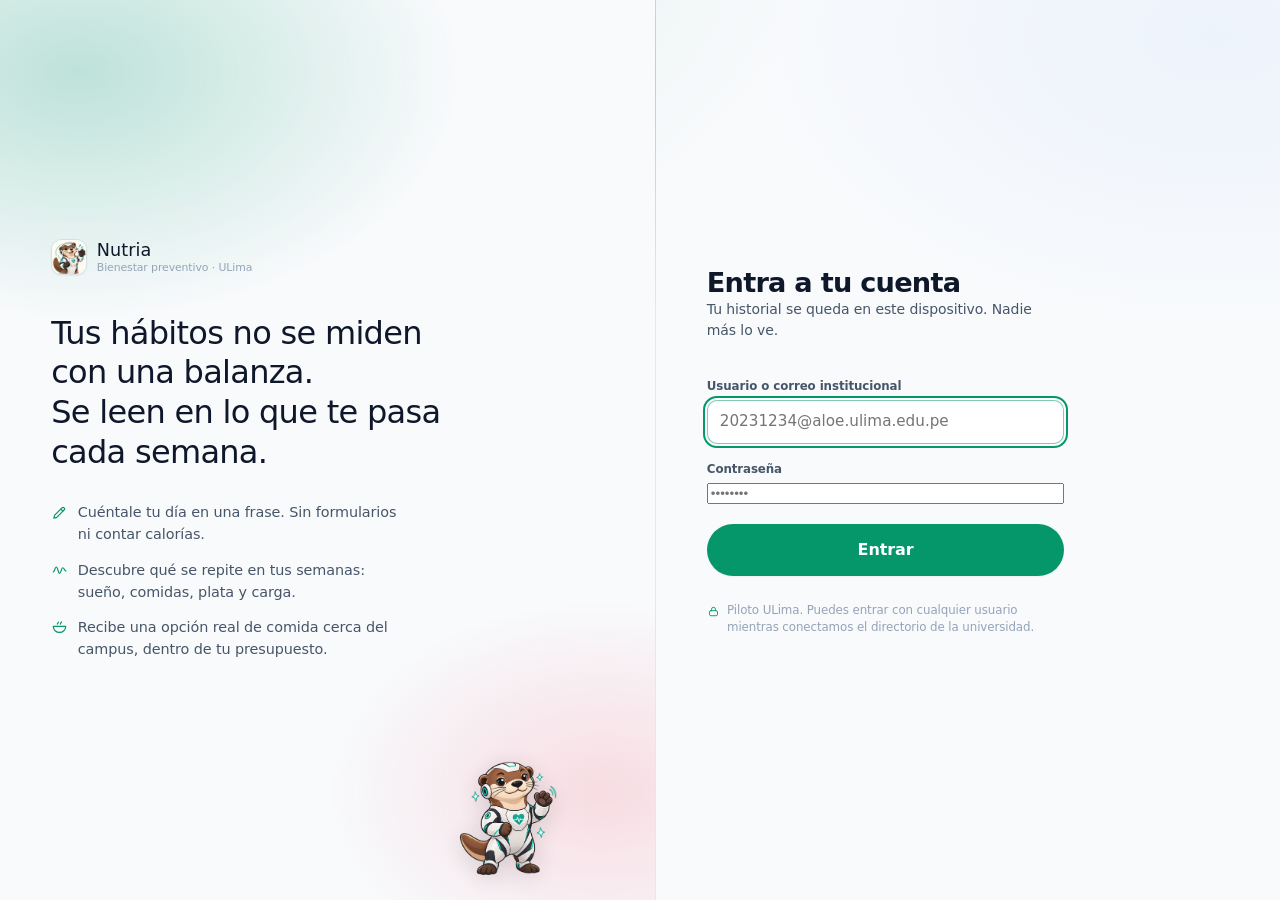
<file: index.html>
<!doctype html>
<html lang="es-PE">
<head>
  <meta charset="utf-8">
  <meta name="viewport" content="width=device-width, initial-scale=1, viewport-fit=cover">
  <title>NUTRIA · bienestar preventivo, en tu propio dispositivo</title>
  <meta name="description" content="NUTRIA convierte una frase suelta en un registro de hábitos. Todo se interpreta dentro de tu navegador: tu texto nunca llega a un servidor.">
  <meta name="color-scheme" content="light dark">
  <meta name="theme-color" content="#f8fafc" media="(prefers-color-scheme: light)">
  <meta name="theme-color" content="#090d12" media="(prefers-color-scheme: dark)">
  <link rel="stylesheet" href="./css/estilos.css">
  <link rel="icon" type="image/png" href="./inicial-nutria.png">
</head>
<body>
  <a class="salto" href="#vista">Saltar al contenido</a>

  <!-- Lienzo ambiental: dos lavados de color y un grano de papel. Decorativo. -->
  <div class="lienzo" aria-hidden="true"></div>

  <header class="cabecera" data-scroll="no">
    <div class="cabecera__interior">
      <a class="marca" href="#vista">
        <span class="marca__sello" aria-hidden="true">
          <img src="./inicial-nutria.png" alt="Logo NUTRIA" class="marca__logo-img">
        </span>
        <span>
          <span class="marca__nombre">NUTRIA</span>
          <span class="marca__bajada">Health OS · ULima</span>
        </span>
      </a>

      <button class="boton boton--secundario" type="button" data-accion="ir" data-vista="informe" style="font-size:.82rem;padding:.38rem .8rem;font-weight:600;">
        Mi informe
      </button>
    </div>
  </header>

  <main id="vista" class="contenido" tabindex="-1">
    <div class="cargando">Cargando…</div>
  </main>

  <nav class="tabs" aria-label="Secciones">
    <!-- Marca y pie: solo visibles cuando la barra se vuelve riel de escritorio -->
    <div class="riel-marca" aria-hidden="true">
      <span class="marca__sello">
        <img src="./inicial-nutria.png" alt="Logo NUTRIA" class="marca__logo-img">
      </span>
      <span>
        <span class="marca__nombre">NUTRIA</span>
        <span class="marca__bajada">Health OS · ULima</span>
      </span>
    </div>

    <span class="tabs__indicador" aria-hidden="true"></span>

    <button class="tabs__boton tabs__boton--activo" data-vista="hoy">
      <span class="tabs__icono" aria-hidden="true">
        <svg viewBox="0 0 24 24" fill="none" stroke="currentColor" stroke-width="1.7" stroke-linecap="round" stroke-linejoin="round">
          <path d="M4 20l1.2-4.2L15.6 5.4a2 2 0 0 1 2.8 0l.2.2a2 2 0 0 1 0 2.8L8.2 18.8 4 20Z"/>
          <path d="M13.8 7.2l3 3"/>
        </svg>
      </span>
      <span class="tabs__texto">Hoy</span>
    </button>

    <button class="tabs__boton" data-vista="patrones">
      <span class="tabs__icono" aria-hidden="true">
        <svg viewBox="0 0 24 24" fill="none" stroke="currentColor" stroke-width="1.7" stroke-linecap="round" stroke-linejoin="round">
          <path d="M3 15.5c2.2 0 2.4-7 4.6-7s2.2 9 4.4 9 2.4-8 4.6-8 2.1 4.5 4.4 4.5"/>
        </svg>
      </span>
      <span class="tabs__texto">Patrones</span>
    </button>

    <button class="tabs__boton" data-vista="historial">
      <span class="tabs__icono" aria-hidden="true">
        <svg viewBox="0 0 24 24" fill="none" stroke="currentColor" stroke-width="1.7" stroke-linecap="round" stroke-linejoin="round">
          <path d="M4.2 6.4h4M4.2 12h4M4.2 17.6h4"/>
          <path d="M11.4 6.4h8.4M11.4 12h8.4M11.4 17.6h5.4"/>
        </svg>
      </span>
      <span class="tabs__texto">Historial</span>
    </button>

    <button class="tabs__boton" data-vista="comida">
      <span class="tabs__icono" aria-hidden="true">
        <svg viewBox="0 0 24 24" fill="none" stroke="currentColor" stroke-width="1.7" stroke-linecap="round" stroke-linejoin="round">
          <path d="M3.2 10.5h17.6a8.8 8.8 0 0 1-8.8 8.5 8.8 8.8 0 0 1-8.8-8.5Z"/>
          <path d="M9 7.2c0-1.3 1.4-1.5 1.4-2.7M13.2 7.2c0-1.6 1.6-1.8 1.6-3.2"/>
        </svg>
      </span>
      <span class="tabs__texto">Comida</span>
    </button>

    <button class="tabs__boton" data-vista="comunidad">
      <span class="tabs__icono" aria-hidden="true">
        <svg viewBox="0 0 24 24" fill="none" stroke="currentColor" stroke-width="1.7" stroke-linecap="round" stroke-linejoin="round">
          <circle cx="9" cy="8.6" r="3.1"/>
          <path d="M3.6 19.4a5.4 5.4 0 0 1 10.8 0"/>
          <path d="M16 6.1a3 3 0 0 1 0 5.6M17.4 14.6a5.2 5.2 0 0 1 3 4.8"/>
        </svg>
      </span>
      <span class="tabs__texto">Comunidad</span>
    </button>

    <button class="tabs__boton" data-vista="perfil">
      <span class="tabs__icono" aria-hidden="true">
        <svg viewBox="0 0 24 24" fill="none" stroke="currentColor" stroke-width="1.7" stroke-linecap="round" stroke-linejoin="round">
          <circle cx="12" cy="8.2" r="3.6"/>
          <path d="M4.8 20.2a7.2 7.2 0 0 1 14.4 0"/>
        </svg>
      </span>
      <span class="tabs__texto">Perfil</span>
    </button>

    <div class="riel-pie">
      <button class="boton boton--secundario" type="button" data-accion="ir" data-vista="informe" style="width:100%;font-size:.82rem;padding:.4rem .75rem;font-weight:600;margin-bottom:.5rem;">
        Mi informe
      </button>
      <p>Lo que escribes se queda en este dispositivo. Nadie más lo ve.</p>
    </div>
  </nav>

  <!-- Nutri vive fuera de #vista: no se repinta ni pierde su panel al cambiar de pestaña. -->
  <div id="nutri"></div>

  <div id="aviso-flotante" class="aviso-flotante" role="status" aria-live="polite"></div>

  <noscript>
    <div class="contenido">
      <div class="aviso aviso--atencion">
        NUTRIA necesita JavaScript para funcionar. Actívalo y vuelve a cargar la página.
      </div>
    </div>
  </noscript>

  <script type="module" src="./js/app.js"></script>
</body>
</html>
</file>
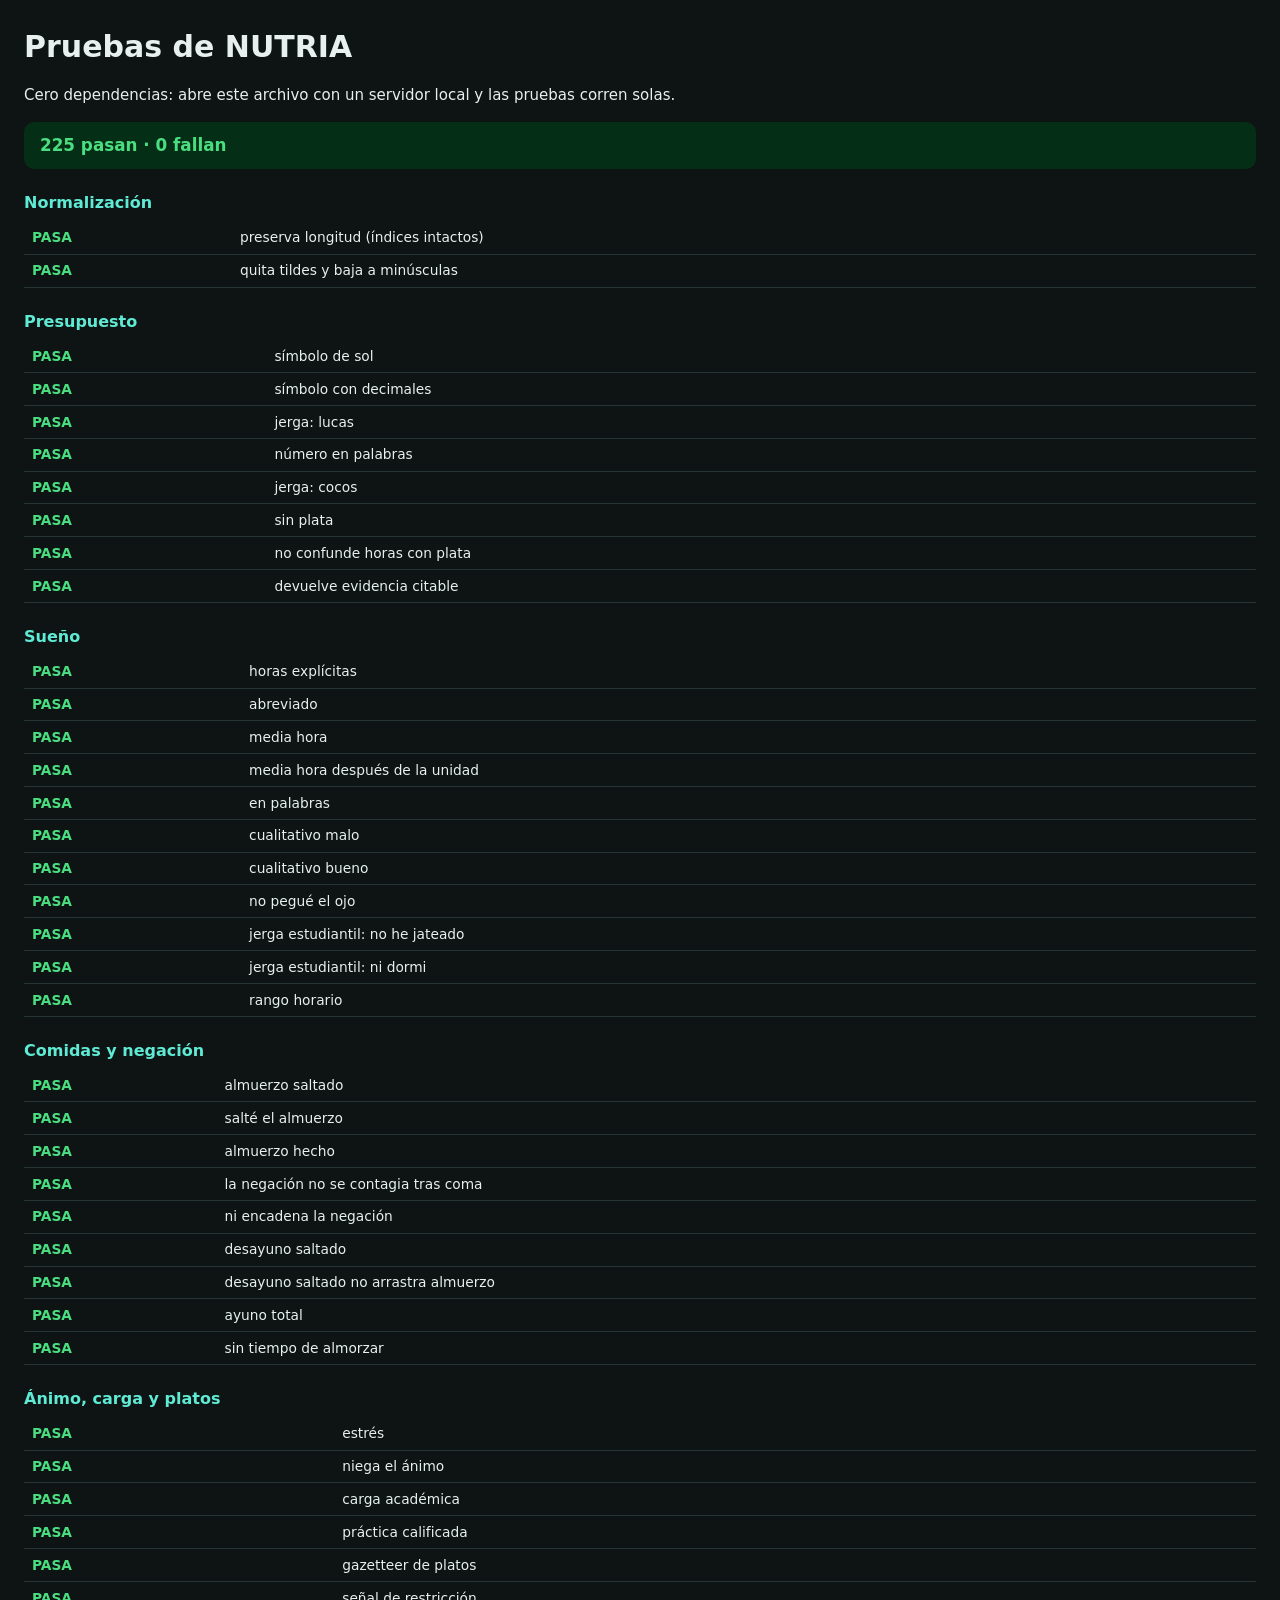
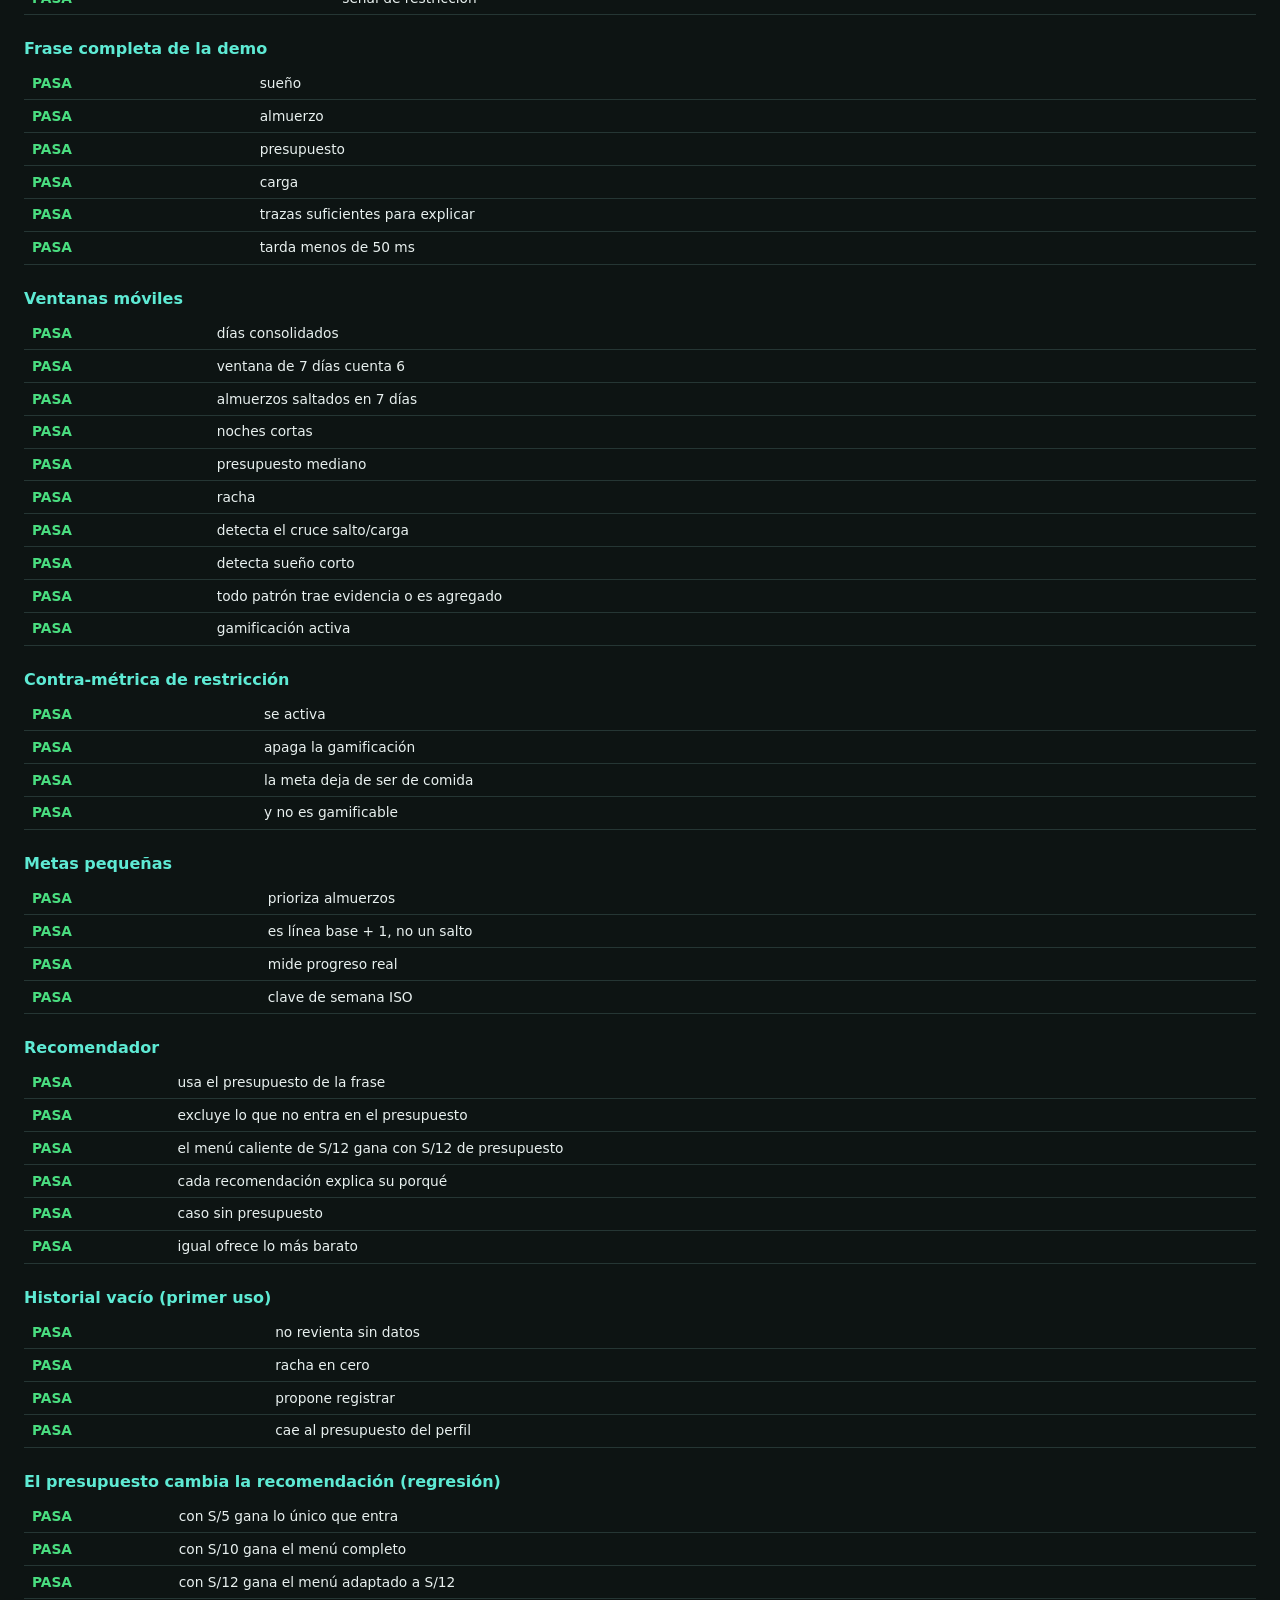
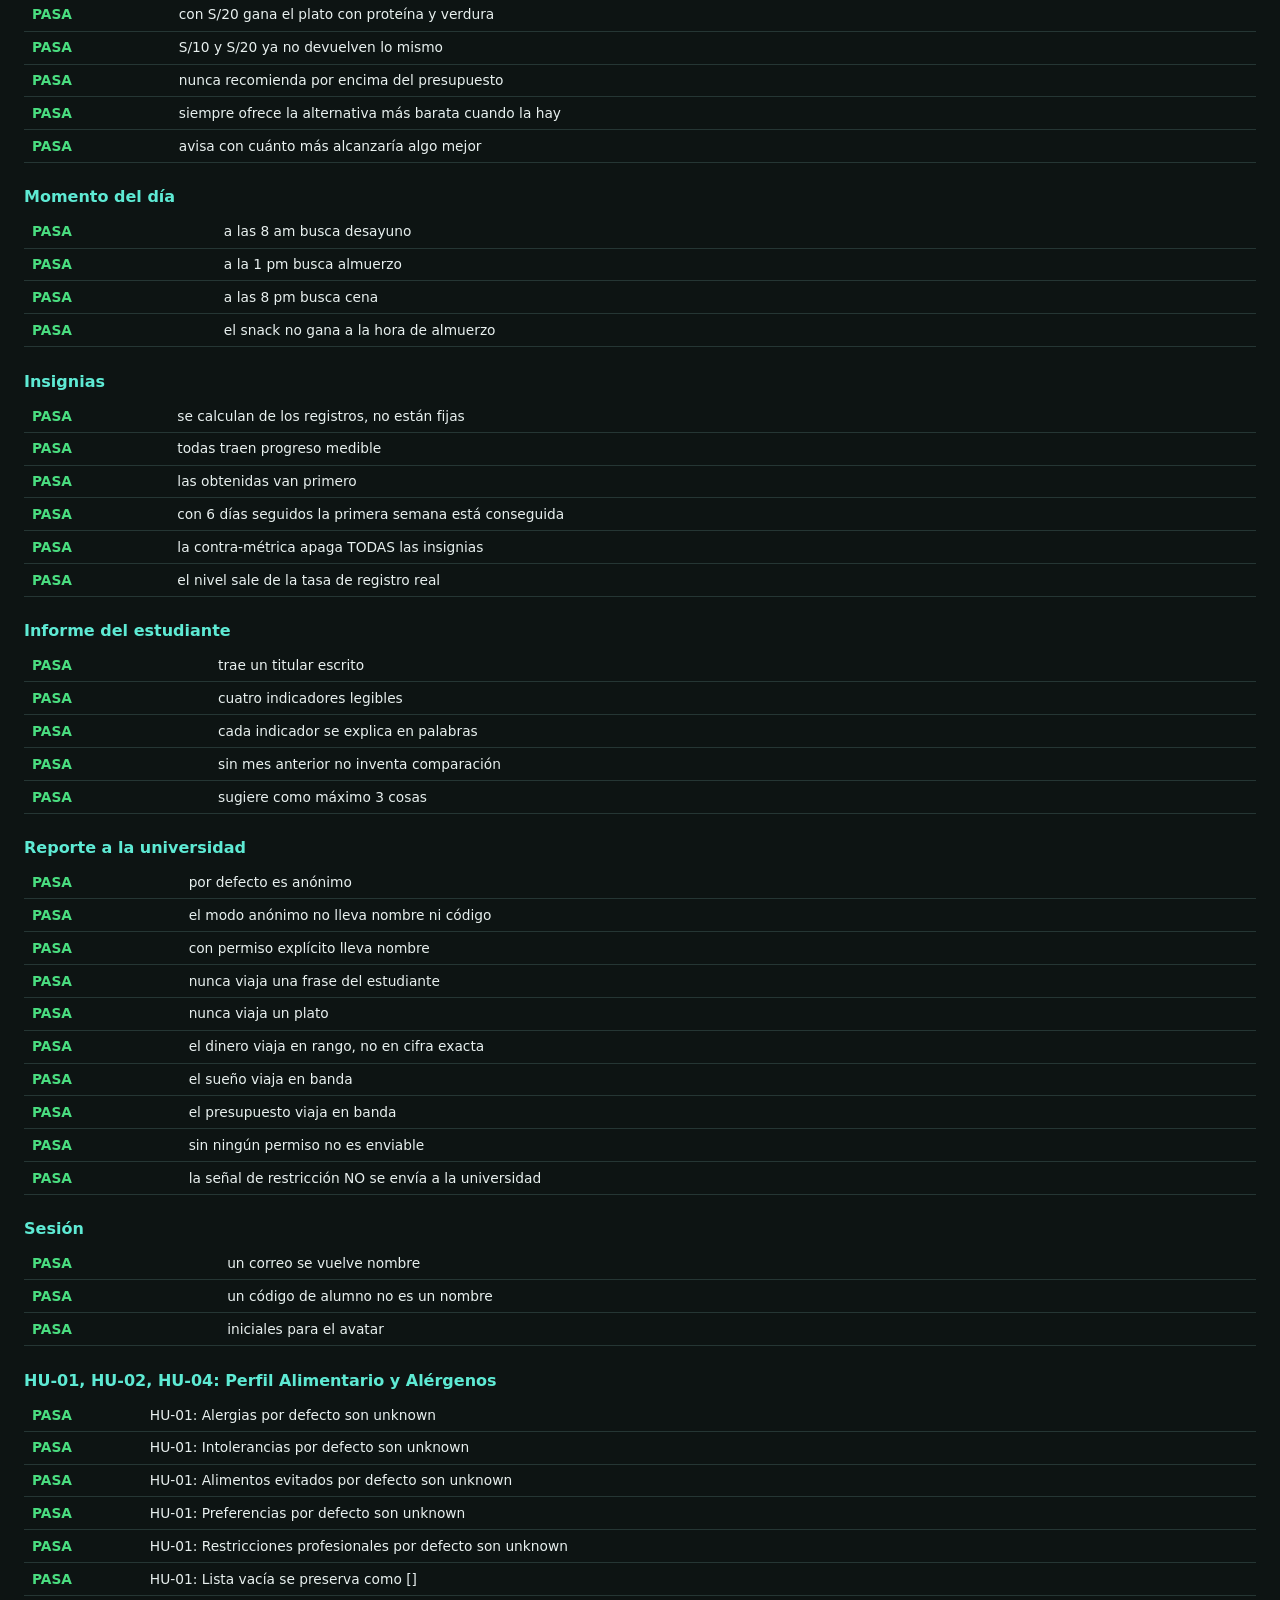
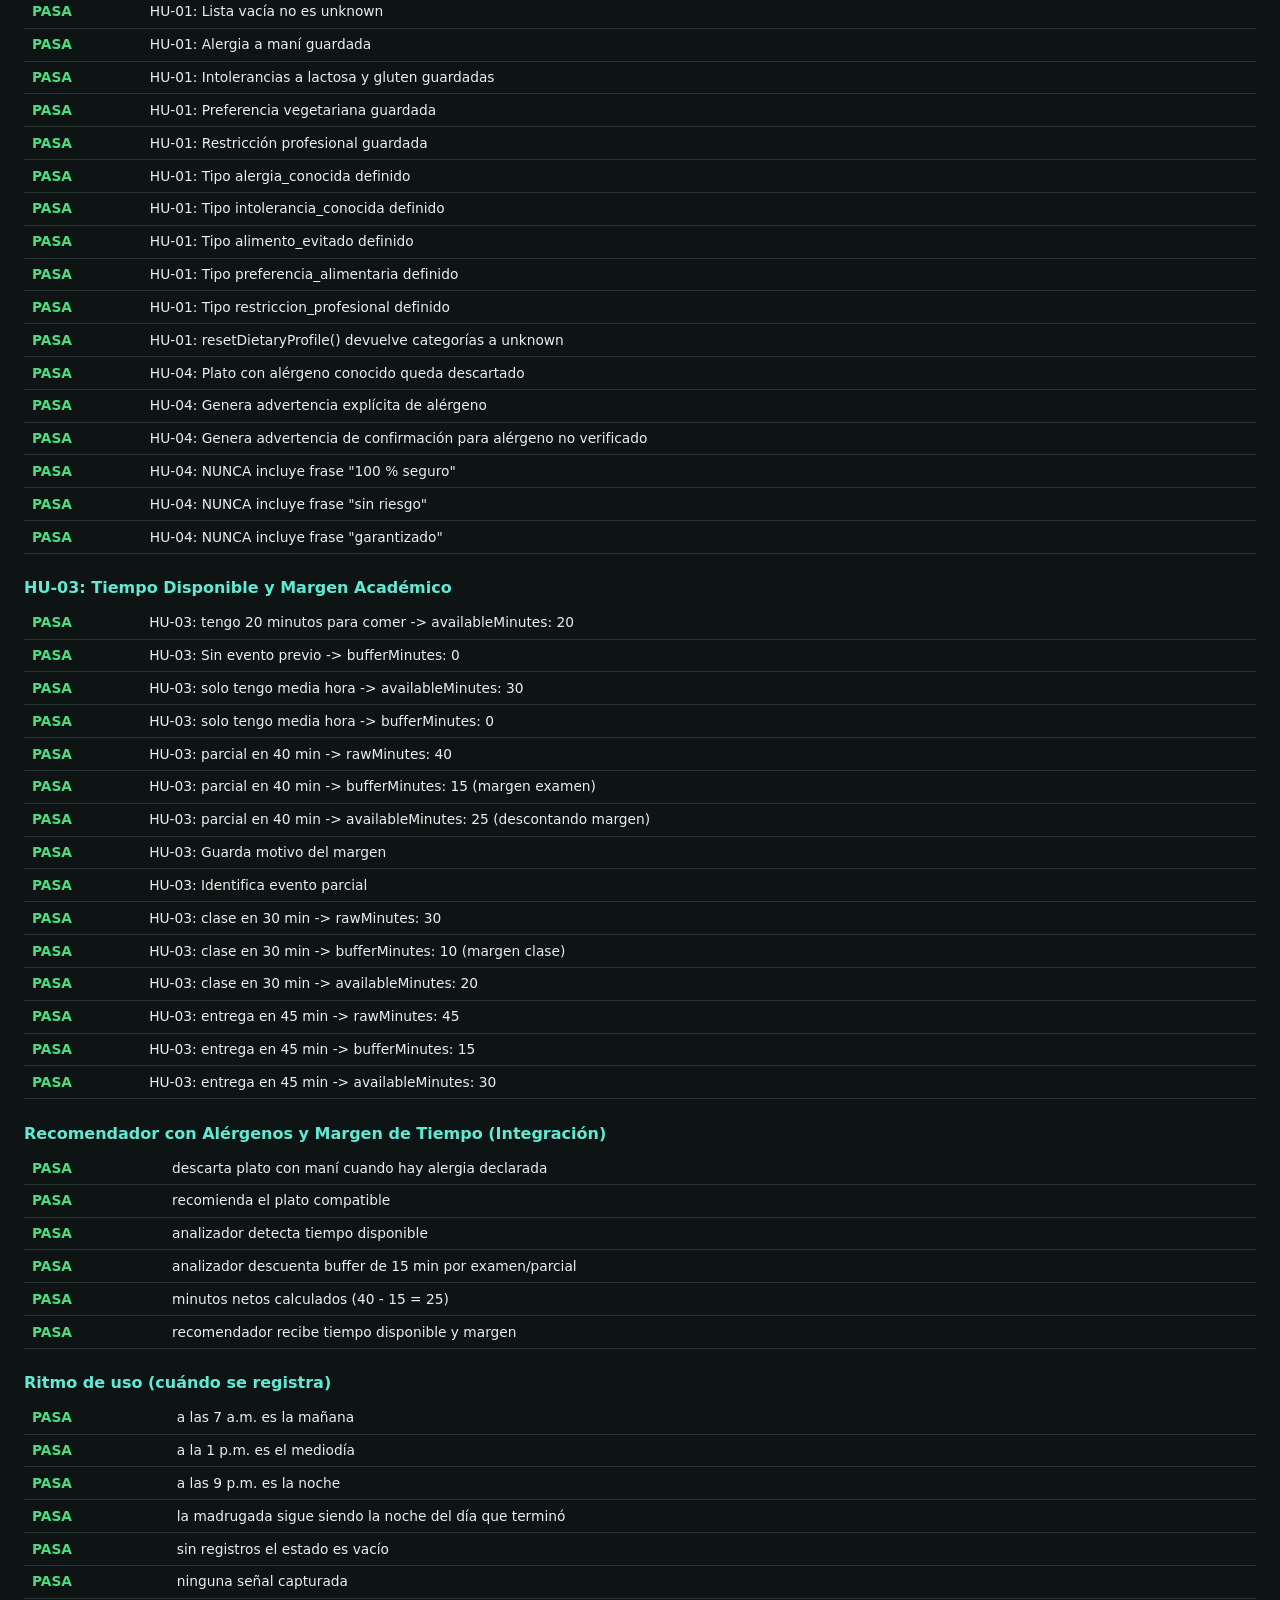
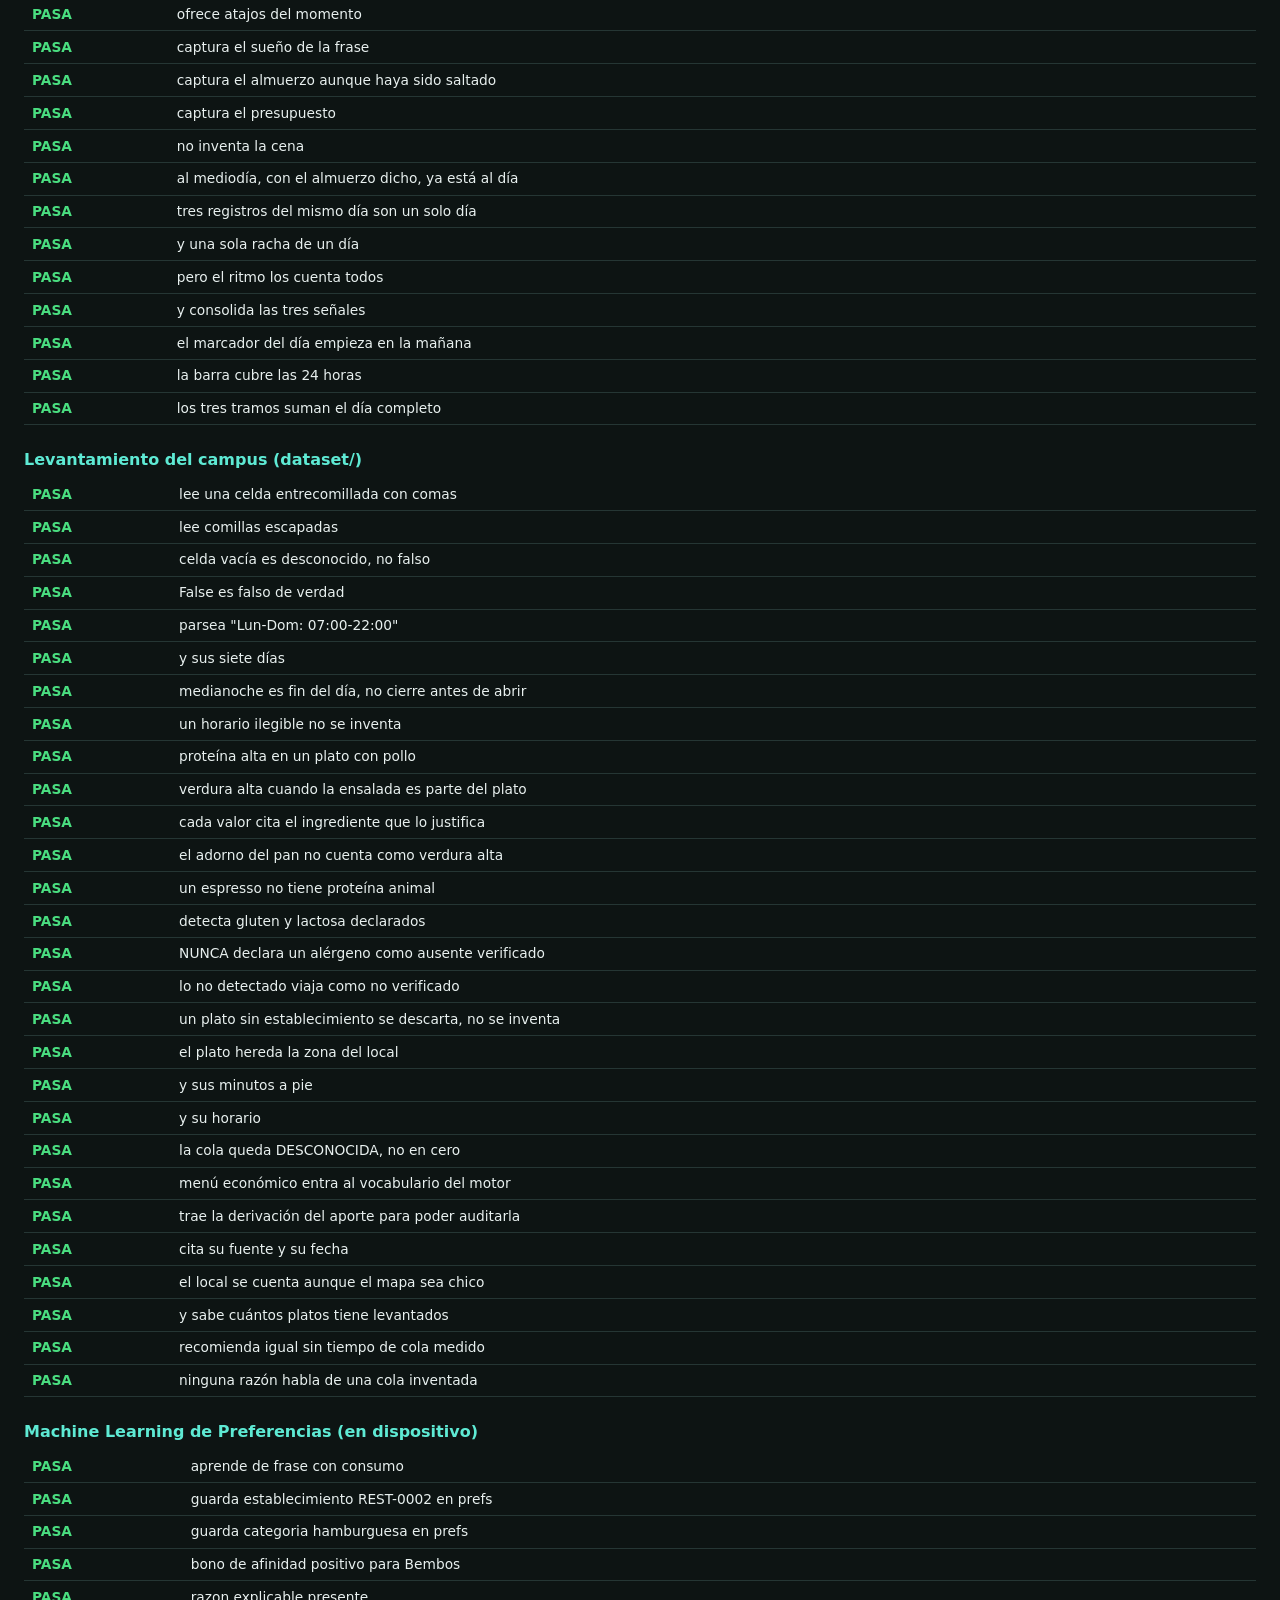
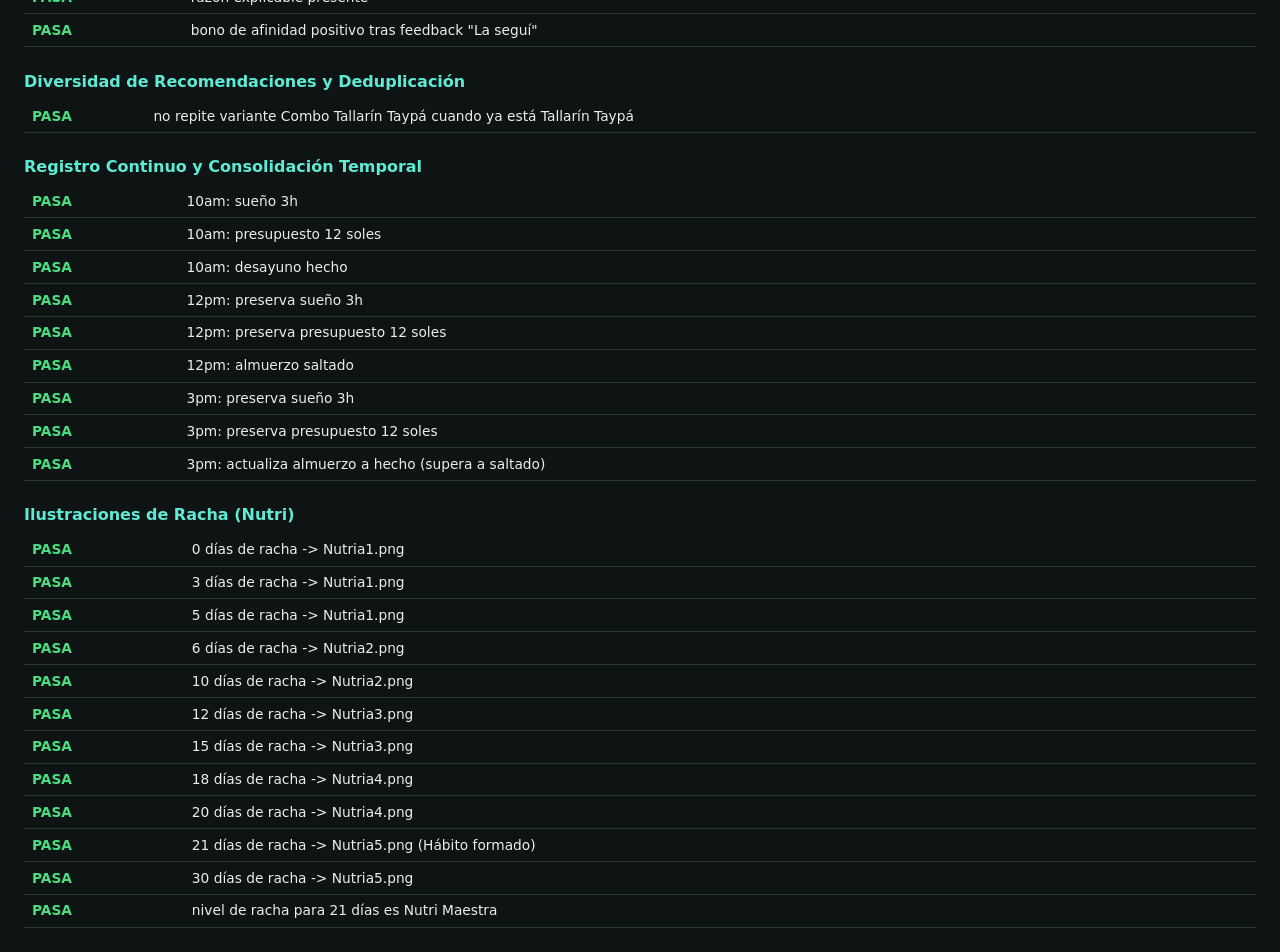
<file: tests/test-analizador.html>
<!doctype html>
<html lang="es-PE">
<head>
  <meta charset="utf-8">
  <meta name="viewport" content="width=device-width, initial-scale=1">
  <title>NUTRIA · pruebas del analizador y del motor</title>
  <style>
    body { font: 15px/1.5 system-ui, sans-serif; margin: 0; padding: 1.5rem; background: #0d1413; color: #e8f0ef; }
    h1 { margin: 0 0 .2rem; } h2 { margin: 1.4rem 0 .4rem; font-size: 1rem; color: #5eead4; }
    .resumen { font-size: 1.05rem; font-weight: 700; padding: .7rem 1rem; border-radius: 10px; margin: .8rem 0 1rem; }
    .verde { background: #052e16; color: #4ade80; } .rojo { background: #450a0a; color: #fca5a5; }
    table { width: 100%; border-collapse: collapse; font-size: .86rem; }
    td, th { border-bottom: 1px solid #253634; padding: .35rem .5rem; text-align: left; vertical-align: top; }
    .ok { color: #4ade80; font-weight: 700; } .fail { color: #fca5a5; font-weight: 700; }
    code { background: #1d2a28; padding: .1rem .3rem; border-radius: 4px; }
  </style>
</head>
<body>
  <h1>Pruebas de NUTRIA</h1>
  <p>Cero dependencias: abre este archivo con un servidor local y las pruebas corren solas.</p>
  <div id="resumen" class="resumen">Corriendo…</div>
  <div id="salida"></div>

  <script type="module">
    import { analizarTexto, normalizar } from '../js/parser/analizador.js';
    import { analizarPatrones, consolidarPorDia, calcularRacha } from '../js/motor/patrones.js';
    import { proponerMeta, evaluarMeta, claveSemana } from '../js/motor/metas.js';
    import { recomendar } from '../js/motor/recomendador.js';
    import { calcularInsignias, nivelDeConstancia } from '../js/motor/insignias.js';
    import { informeEstudiante, reporteInstitucional, bandaSueno, bandaPresupuesto } from '../js/motor/reporte.js';
    import { diaLocal, nombreDesdeUsuario, iniciales } from '../js/datos/almacen.js';
    import { ritmoDeHoy, momentoActual, senalesDelDia } from '../js/motor/ritmo.js';
    import { construirDataset, derivarAporte, derivarAlergenos, parsearHorario } from '../js/datos/ulima.js';
    import { leerCSV, aBooleano } from '../js/datos/csv.js';
    import { runDietaryProfileTests } from './dietary-profile.test.js';
    import { runParserTests } from './parser.test.js';
    import { aprenderDeFrase, registrarFeedbackOpcion, calcularAfinidadAprendida, getLearnedPreferences } from '../src/preference-learner.js';
    import { imagenRacha, infoNivelRacha } from '../js/ui/mascota.js';

    const grupos = [];
    let grupoActual = null;
    let pasadas = 0, falladas = 0;

    function describir(nombre, fn) { grupoActual = { nombre, casos: [] }; grupos.push(grupoActual); fn(); }
    function probar(nombre, valor, esperado) {
      const ok = JSON.stringify(valor) === JSON.stringify(esperado);
      ok ? pasadas++ : falladas++;
      grupoActual.casos.push({ nombre, ok, valor, esperado });
    }
    function probarQue(nombre, condicion, detalle = '') {
      condicion ? pasadas++ : falladas++;
      grupoActual.casos.push({ nombre, ok: !!condicion, valor: detalle, esperado: 'verdadero' });
    }

    // ---------------------------------------------------------------- Capa 1
    describir('Normalización', () => {
      probar('preserva longitud (índices intactos)', normalizar('Dormí 4 horas ñ').length, 'Dormí 4 horas ñ'.length);
      probar('quita tildes y baja a minúsculas', normalizar('Almorcé Ají'), 'almorce aji');
    });

    describir('Presupuesto', () => {
      probar('símbolo de sol', analizarTexto('me quedan S/12').presupuesto.monto, 12);
      probar('símbolo con decimales', analizarTexto('tengo S/12.50 para el almuerzo').presupuesto.monto, 12.5);
      probar('jerga: lucas', analizarTexto('ando con 8 lucas').presupuesto.monto, 8);
      probar('número en palabras', analizarTexto('me quedan doce lucas').presupuesto.monto, 12);
      probar('jerga: cocos', analizarTexto('tengo 15 cocos').presupuesto.monto, 15);
      probar('sin plata', analizarTexto('estoy misio').presupuesto.monto, 0);
      probar('no confunde horas con plata', analizarTexto('me quedan 4 horas de clase').presupuesto.monto, null);
      probarQue('devuelve evidencia citable', !!analizarTexto('me quedan S/12').presupuesto.evidencia.texto, analizarTexto('me quedan S/12').presupuesto.evidencia.texto);
    });

    describir('Sueño', () => {
      probar('horas explícitas', analizarTexto('dormí 4 horas').sueno.horas, 4);
      probar('abreviado', analizarTexto('dormí 5h y me fui a clase').sueno.horas, 5);
      probar('media hora', analizarTexto('dormí 6 y media').sueno.horas, 6.5);
      probar('media hora después de la unidad', analizarTexto('dormí 7 horas y media').sueno.horas, 7.5);
      probar('en palabras', analizarTexto('dormí cinco horas').sueno.horas, 5);
      probar('cualitativo malo', analizarTexto('casi no dormí').sueno.calidad, 'mala');
      probar('cualitativo bueno', analizarTexto('dormí bien').sueno.calidad, 'buena');
      probar('no pegué el ojo', analizarTexto('no pegué el ojo anoche').sueno.horas, 2);
      probar('jerga estudiantil: no he jateado', analizarTexto('no he jateado').sueno.horas, 2);
      probar('jerga estudiantil: ni dormi', analizarTexto('ni dormi').sueno.horas, 2);
      probar('rango horario', analizarTexto('me acosté a las 2 y me levanté a las 7').sueno.horas, 5);
    });

    describir('Comidas y negación', () => {
      probar('almuerzo saltado', analizarTexto('no almorcé').comidas.almuerzo, 'saltada');
      probar('salté el almuerzo', analizarTexto('salté el almuerzo por la entrega').comidas.almuerzo, 'saltada');
      probar('almuerzo hecho', analizarTexto('almorcé un menú').comidas.almuerzo, 'hecha');
      probar('la negación no se contagia tras coma', analizarTexto('no almorcé, cené tarde').comidas.cena, 'hecha');
      probar('ni encadena la negación', analizarTexto('no almorcé ni cené').comidas.cena, 'saltada');
      probar('desayuno saltado', analizarTexto('no desayuné y almorcé rápido').comidas.desayuno, 'saltada');
      probar('desayuno saltado no arrastra almuerzo', analizarTexto('no desayuné y almorcé rápido').comidas.almuerzo, 'hecha');
      probar('ayuno total', analizarTexto('no comí nada en todo el día').saltos, 3);
      probar('sin tiempo de almorzar', analizarTexto('no me dio tiempo de almorzar').comidas.almuerzo, 'saltada');
    });

    describir('Ánimo, carga y platos', () => {
      probar('estrés', analizarTexto('ando estresado').animo.etiqueta, 'estresado');
      probar('niega el ánimo', analizarTexto('no estoy estresado, todo bien').animo.etiqueta, 'tranquilo');
      probar('carga académica', analizarTexto('tengo entrega mañana').cargaAcademica.tipo, 'entrega');
      probar('práctica calificada', analizarTexto('por la PC no dormí').cargaAcademica.tipo, 'practica');
      probar('gazetteer de platos', analizarTexto('almorcé lomo saltado').platos[0].nombre, 'lomo saltado');
      probar('señal de restricción', analizarTexto('no quiero comer, me da culpa').restriccion.detectada, true);
    });

    describir('Frase completa de la demo', () => {
      const a = analizarTexto('dormí 4 horas, no almorcé, me quedan S/12 y tengo entrega mañana');
      probar('sueño', a.sueno.horas, 4);
      probar('almuerzo', a.comidas.almuerzo, 'saltada');
      probar('presupuesto', a.presupuesto.monto, 12);
      probar('carga', a.cargaAcademica.tipo, 'entrega');
      probarQue('trazas suficientes para explicar', a.trazas.length >= 4, `${a.trazas.length} trazas`);
      probarQue('tarda menos de 50 ms', a.ms < 50, `${a.ms} ms`);
    });

    // ------------------------------------------------------- Motor de patrones
    const HOY = new Date('2026-09-05T20:00:00');
    let contadorTest = 0;
    function reg(hace, texto) {
      const f = new Date(HOY); f.setDate(f.getDate() - hace); f.setHours(19, 0, 0, 0);
      // diaLocal, no toISOString: el día del estudiante es local, no UTC.
      return { id: `t${hace}_${contadorTest++}`, fecha: f.toISOString(), dia: diaLocal(f), texto, analisis: analizarTexto(texto), origen: 'test' };
    }
    const historial = [
      reg(0, 'dormí 5 horas, no almorcé, tengo entrega, me quedan 10 soles'),
      reg(1, 'dormí 4 horas, no almorcé por el parcial, ando con 8 lucas, estresado'),
      reg(2, 'dormí 5 horas, almorcé menú, 12 soles'),
      reg(3, 'dormí 4 horas, no almorcé, sustentación, 9 soles'),
      reg(4, 'dormí 7 horas, almorcé menestrón, 11 soles, tranqui'),
      reg(5, 'dormí 6 horas, desayuné avena, almorcé chaufa, 12 soles')
    ];

    describir('Ventanas móviles', () => {
      const p = analizarPatrones(historial, HOY);
      probar('días consolidados', p.dias.length, 6);
      probar('ventana de 7 días cuenta 6', p.ventanas[7].diasConRegistro, 6);
      probar('almuerzos saltados en 7 días', p.ventanas[7].saltosAlmuerzo, 3);
      probar('noches cortas', p.ventanas[7].nochesCortas, 4);
      probar('presupuesto mediano', p.ventanas[7].presupuestoMediana, 10.5);
      probar('racha', p.racha.dias, 6);
      probarQue('detecta el cruce salto/carga', p.patrones.some((x) => x.id === 'saltos_carga'), p.patrones.map((x) => x.id).join(','));
      probarQue('detecta sueño corto', p.patrones.some((x) => x.id === 'sueno_corto'), '');
      probarQue('todo patrón trae evidencia o es agregado', p.patrones.every((x) => Array.isArray(x.evidencia)), '');
      probar('gamificación activa', p.gamificacionActiva, true);
    });

    describir('Contra-métrica de restricción', () => {
      const conSenal = [...historial, reg(0, 'no quiero comer, me da culpa comer')];
      const p = analizarPatrones(conSenal, HOY);
      probar('se activa', p.restriccion.activa, true);
      probar('apaga la gamificación', p.gamificacionActiva, false);
      const meta = proponerMeta(p, HOY);
      probar('la meta deja de ser de comida', meta.tipo, 'acompanamiento');
      probar('y no es gamificable', meta.gamificable, false);
    });

    describir('Metas pequeñas', () => {
      const p = analizarPatrones(historial, HOY);
      const meta = proponerMeta(p, HOY);
      probar('prioriza almuerzos', meta.tipo, 'almuerzos');
      probarQue('es línea base + 1, no un salto', meta.objetivo <= 4, `objetivo ${meta.objetivo}`);
      const progreso = evaluarMeta(meta, historial, HOY);
      probarQue('mide progreso real', progreso.hechos >= 0 && progreso.objetivo === meta.objetivo, `${progreso.hechos}/${progreso.objetivo}`);
      probarQue('clave de semana ISO', /^\d{4}-W\d{2}$/.test(claveSemana(HOY)), claveSemana(HOY));
    });

    // ---------------------------------------------------------- Recomendador
    const DATASET = {
      _meta: { estado: 'test' },
      opciones: [
        { id: 'a', plato: 'Menú del día', establecimiento: 'A', zona: 'z', precio: 10, categoria: 'menu_completo', etiquetas: ['caliente', 'contundente'], aporte: { proteina: 'alta', verdura: 'media' }, tiempo_cola_min: 10, caminando_min: 3, horario: { desde: '00:00', hasta: '23:59' }, dias: [1,2,3,4,5,6,7], vegetariano: false },
        { id: 'b', plato: 'Salchipapa', establecimiento: 'B', zona: 'z', precio: 7, categoria: 'snack', etiquetas: ['frito', 'rapido'], aporte: { proteina: 'baja', verdura: 'baja' }, tiempo_cola_min: 4, caminando_min: 1, horario: { desde: '00:00', hasta: '23:59' }, dias: [1,2,3,4,5,6,7], vegetariano: false },
        { id: 'm12', plato: 'Menú Administrativo', establecimiento: 'A', zona: 'z', precio: 12, categoria: 'menu_completo', etiquetas: ['caliente', 'contundente'], aporte: { proteina: 'alta', verdura: 'media' }, tiempo_cola_min: 10, caminando_min: 3, horario: { desde: '00:00', hasta: '23:59' }, dias: [1,2,3,4,5,6,7], vegetariano: false },
        { id: 'c', plato: 'Pollo a la brasa', establecimiento: 'C', zona: 'z', precio: 25, categoria: 'plato_fuerte', etiquetas: ['contundente'], aporte: { proteina: 'alta', verdura: 'baja' }, tiempo_cola_min: 15, caminando_min: 12, horario: { desde: '00:00', hasta: '23:59' }, dias: [1,2,3,4,5,6,7], vegetariano: false },
        { id: 'd', plato: 'Pollo al horno con ensalada', establecimiento: 'D', zona: 'z', precio: 17, categoria: 'plato_fuerte', etiquetas: ['caliente'], aporte: { proteina: 'alta', verdura: 'alta' }, tiempo_cola_min: 8, caminando_min: 4, horario: { desde: '00:00', hasta: '23:59' }, dias: [1,2,3,4,5,6,7], vegetariano: false },
        { id: 'e', plato: 'Emoliente con pan', establecimiento: 'E', zona: 'z', precio: 4, categoria: 'desayuno', etiquetas: ['economico'], aporte: { proteina: 'baja', verdura: 'baja' }, tiempo_cola_min: 2, caminando_min: 1, horario: { desde: '00:00', hasta: '23:59' }, dias: [1,2,3,4,5,6,7], vegetariano: true }
      ]
    };
    const PERFIL = { presupuestoTipico: 12, minutosDisponibles: 25, vegetariano: false };

    describir('Recomendador', () => {
      const p = analizarPatrones(historial, HOY);
      const a = analizarTexto('dormí 4 horas, no almorcé, me quedan S/12');
      const r = recomendar({ datasetMenus: DATASET, analisis: a, patrones: p, perfil: PERFIL, ahora: HOY });
      probar('usa el presupuesto de la frase', r.presupuesto, 12);
      probarQue('excluye lo que no entra en el presupuesto', !r.recomendaciones.some((x) => x.opcion.precio > 12), '');
      probar('el menú caliente de S/12 gana con S/12 de presupuesto', r.recomendaciones[0].opcion.id, 'm12');
      probarQue('cada recomendación explica su porqué', r.recomendaciones.every((x) => x.razones.length > 0), '');

      const sinPlata = recomendar({ datasetMenus: DATASET, analisis: analizarTexto('estoy misio'), patrones: p, perfil: PERFIL, ahora: HOY });
      probar('caso sin presupuesto', sinPlata.sinPresupuesto, true);
      probarQue('igual ofrece lo más barato', sinPlata.recomendaciones.length > 0, '');
    });

    describir('Historial vacío (primer uso)', () => {
      const p = analizarPatrones([], HOY);
      probar('no revienta sin datos', p.dias.length, 0);
      probar('racha en cero', p.racha.dias, 0);
      const meta = proponerMeta(p, HOY);
      probar('propone registrar', meta.tipo, 'registros');
      const r = recomendar({ datasetMenus: DATASET, analisis: null, patrones: p, perfil: PERFIL, ahora: HOY });
      probar('cae al presupuesto del perfil', r.presupuesto, 12);
    });

    describir('El presupuesto cambia la recomendación (regresión)', () => {
      // El bug: con S/10 y con S/20 salía SIEMPRE el mismo plato, porque el
      // presupuesto solo filtraba y el puntaje premiaba que sobrara plata.
      const p = analizarPatrones([], HOY);
      const conMonto = (monto) => recomendar({
        datasetMenus: DATASET,
        analisis: { presupuesto: { monto, evidencia: null, manual: true } },
        patrones: p, perfil: PERFIL, ahora: HOY
      });

      const r5 = conMonto(5), r10 = conMonto(10), r12 = conMonto(12), r20 = conMonto(20);
      probar('con S/5 gana lo único que entra', r5.recomendaciones[0].opcion.id, 'e');
      probar('con S/10 gana el menú completo', r10.recomendaciones[0].opcion.id, 'a');
      probar('con S/12 gana el menú adaptado a S/12', r12.recomendaciones[0].opcion.id, 'm12');
      probar('con S/20 gana el plato con proteína y verdura', r20.recomendaciones[0].opcion.id, 'd');
      probarQue('S/10 y S/20 ya no devuelven lo mismo',
        r10.recomendaciones[0].opcion.id !== r20.recomendaciones[0].opcion.id,
        `${r10.recomendaciones[0].opcion.id} vs ${r20.recomendaciones[0].opcion.id}`);
      probarQue('nunca recomienda por encima del presupuesto',
        [r5, r10, r12, r20].every((r) => r.recomendaciones.every((x) => x.opcion.precio <= r.presupuesto)), '');
      probarQue('siempre ofrece la alternativa más barata cuando la hay',
        r20.alternativaBarata && r20.alternativaBarata.opcion.precio < r20.recomendaciones[0].opcion.precio,
        r20.alternativaBarata ? `S/${r20.alternativaBarata.opcion.precio}` : 'ninguna');
      probarQue('avisa con cuánto más alcanzaría algo mejor',
        conMonto(10).techoAlcanzado !== null, JSON.stringify(conMonto(10).techoAlcanzado));
    });

    describir('Momento del día', () => {
      const p = analizarPatrones([], HOY);
      const aLaHora = (hora) => recomendar({
        datasetMenus: DATASET,
        analisis: { presupuesto: { monto: 20, evidencia: null, manual: true } },
        patrones: p, perfil: PERFIL, ahora: new Date(`2026-09-05T${hora}:00`)
      });
      probar('a las 8 am busca desayuno', aLaHora('08:00').franja, 'desayuno');
      probar('a la 1 pm busca almuerzo', aLaHora('13:00').franja, 'almuerzo');
      probar('a las 8 pm busca cena', aLaHora('20:00').franja, 'cena');
      probarQue('el snack no gana a la hora de almuerzo',
        aLaHora('13:00').recomendaciones[0].opcion.categoria !== 'desayuno',
        aLaHora('13:00').recomendaciones[0].opcion.categoria);
    });

    describir('Insignias', () => {
      const p = analizarPatrones(historial, HOY);
      const insignias = calcularInsignias(p);
      probarQue('se calculan de los registros, no están fijas', insignias.length > 0, `${insignias.length}`);
      probarQue('todas traen progreso medible',
        insignias.every((i) => Number.isFinite(i.hechos) && i.objetivo > 0), '');
      probarQue('las obtenidas van primero',
        insignias.findIndex((i) => !i.obtenida) === -1 || insignias.slice(0, insignias.findIndex((i) => !i.obtenida)).every((i) => i.obtenida), '');
      probar('con 6 días seguidos la primera semana está conseguida',
        insignias.find((i) => i.id === 'primera_semana').obtenida, true);

      const conSenal = analizarPatrones([...historial, reg(0, 'no quiero comer, me da culpa comer')], HOY);
      probar('la contra-métrica apaga TODAS las insignias', calcularInsignias(conSenal).length, 0);

      const nivel = nivelDeConstancia(p);
      probarQue('el nivel sale de la tasa de registro real', nivel.porcentaje >= 0 && nivel.porcentaje <= 100, `${nivel.porcentaje} %`);
    });

    describir('Informe del estudiante', () => {
      const p = analizarPatrones(historial, HOY);
      const inf = informeEstudiante(p, { metas: [], perfil: { campus: 'ULima' } }, HOY);
      probarQue('trae un titular escrito', typeof inf.titular === 'string' && inf.titular.length > 0, inf.titular);
      probar('cuatro indicadores legibles', inf.indicadores.length, 4);
      probarQue('cada indicador se explica en palabras',
        inf.indicadores.every((i) => typeof i.lectura === 'string' && i.lectura.length > 10), '');
      probarQue('sin mes anterior no inventa comparación',
        inf.indicadores.every((i) => i.cambio === null), JSON.stringify(inf.indicadores.map((i) => i.cambio)));
      probarQue('sugiere como máximo 3 cosas', inf.sugerencias.length <= 3, `${inf.sugerencias.length}`);
    });

    describir('Reporte a la universidad', () => {
      const p = analizarPatrones(historial, HOY);
      const perfil = { campus: 'Universidad de Lima', facultad: 'Ing. Industrial' };
      const anon = reporteInstitucional(p, { consentimiento: { agregado: true, nominal: false }, sesion: { nombre: 'Camila Rojas', usuario: 'c.rojas' }, perfil }, HOY);
      const nominal = reporteInstitucional(p, { consentimiento: { agregado: true, nominal: true }, sesion: { nombre: 'Camila Rojas', usuario: 'c.rojas' }, perfil }, HOY);

      probar('por defecto es anónimo', anon.modo, 'anonimo');
      probarQue('el modo anónimo no lleva nombre ni código',
        !anon.identificacion.nombre && !anon.identificacion.codigo, JSON.stringify(anon.identificacion));
      probar('con permiso explícito lleva nombre', nominal.identificacion.nombre, 'Camila Rojas');

      const serializado = JSON.stringify(anon);
      probarQue('nunca viaja una frase del estudiante',
        !historial.some((r) => serializado.includes(r.texto)), '');
      probarQue('nunca viaja un plato',
        !serializado.includes('menestrón') && !serializado.includes('chaufa'), '');
      probarQue('el dinero viaja en rango, no en cifra exacta',
        /S\//.test(anon.indicadores.bandaPresupuesto) && !Object.values(anon.indicadores).includes(10.5), anon.indicadores.bandaPresupuesto);
      probar('el sueño viaja en banda', bandaSueno(5.4), '5 a 6 h');
      probar('el presupuesto viaja en banda', bandaPresupuesto(12), 'S/11 a S/15');

      const sinPermiso = reporteInstitucional(p, { consentimiento: { agregado: false, nominal: false }, sesion: null, perfil }, HOY);
      probar('sin ningún permiso no es enviable', sinPermiso.enviable, false);

      const conSenal = analizarPatrones([...historial, reg(0, 'no quiero comer, me da culpa comer')], HOY);
      const conAlerta = reporteInstitucional(conSenal, { consentimiento: { agregado: true }, sesion: null, perfil }, HOY);
      probarQue('la señal de restricción NO se envía a la universidad',
        !JSON.stringify(conAlerta.indicadores).toLowerCase().includes('restric'), JSON.stringify(conAlerta.indicadores));
    });

    describir('Sesión', () => {
      probar('un correo se vuelve nombre', nombreDesdeUsuario('camila.rojas@aloe.ulima.edu.pe'), 'Camila Rojas');
      probar('un código de alumno no es un nombre', nombreDesdeUsuario('20231234@aloe.ulima.edu.pe'), 'Estudiante');
      probar('iniciales para el avatar', iniciales('Camila Rojas'), 'CR');
    });

    // ------------------------------------------------ HU-01, HU-02, HU-04
    describir('HU-01, HU-02, HU-04: Perfil Alimentario y Alérgenos', () => {
      runDietaryProfileTests((nombre, ok, valor, esperado) => {
        ok ? pasadas++ : falladas++;
        grupoActual.casos.push({ nombre, ok, valor, esperado });
      });
    });

    // ------------------------------------------------ HU-03
    describir('HU-03: Tiempo Disponible y Margen Académico', () => {
      runParserTests((nombre, ok, valor, esperado) => {
        ok ? pasadas++ : falladas++;
        grupoActual.casos.push({ nombre, ok, valor, esperado });
      });
    });

    describir('Recomendador con Alérgenos y Margen de Tiempo (Integración)', () => {
      const p = analizarPatrones([], HOY);
      const perfilConAlergia = {
        alergias_conocidas: ['mani'],
        intolerancias_conocidas: [],
        alimentos_evitados: [],
        preferencias_alimentarias: [],
        restricciones_profesionales: []
      };
      const datasetConAlergia = {
        _meta: { estado: 'test' },
        opciones: [
          { id: 'mani1', plato: 'Tallarines con salsa de maní', establecimiento: 'A', zona: 'Campus', precio: 10, alergenos_presentes: ['mani'], categoria: 'menu_completo', horario: { desde: '00:00', hasta: '23:59' }, dias: [1,2,3,4,5,6,7], vegetariano: true },
          { id: 'ok1', plato: 'Arroz con verduras', establecimiento: 'B', zona: 'Campus', precio: 10, alergenos_presentes: [], categoria: 'menu_completo', horario: { desde: '00:00', hasta: '23:59' }, dias: [1,2,3,4,5,6,7], vegetariano: true }
        ]
      };
      const rAlergia = recomendar({
        datasetMenus: datasetConAlergia,
        analisis: null,
        patrones: p,
        perfil: PERFIL,
        perfilDietario: perfilConAlergia,
        ahora: HOY
      });
      probar('descarta plato con maní cuando hay alergia declarada', rAlergia.recomendaciones.some(x => x.opcion.id === 'mani1'), false);
      probar('recomienda el plato compatible', rAlergia.recomendaciones[0]?.opcion.id, 'ok1');

      // Prueba de deducción de tiempo y buffer
      const aTiempo = analizarTexto('tengo parcial en 40 minutos, me quedan S/10');
      probar('analizador detecta tiempo disponible', aTiempo.tiempoDisponible?.disponible, true);
      probar('analizador descuenta buffer de 15 min por examen/parcial', aTiempo.tiempoDisponible?.deduccionBufferMin, 15);
      probar('minutos netos calculados (40 - 15 = 25)', aTiempo.tiempoDisponible?.minutosNetos, 25);

      const rTiempo = recomendar({
        datasetMenus: DATASET,
        analisis: aTiempo,
        patrones: p,
        perfil: PERFIL,
        ahora: HOY
      });
      probarQue('recomendador recibe tiempo disponible y margen', rTiempo.tiempoDisponible?.minutosNetos === 25, '');
    });

    // ------------------------------------------------------- Ritmo de uso
    describir('Ritmo de uso (cuándo se registra)', () => {
      const aLas = (h, m = 0) => { const f = new Date(HOY); f.setHours(h, m, 0, 0); return f; };

      probar('a las 7 a.m. es la mañana', momentoActual(aLas(7)).id, 'manana');
      probar('a la 1 p.m. es el mediodía', momentoActual(aLas(13)).id, 'mediodia');
      probar('a las 9 p.m. es la noche', momentoActual(aLas(21)).id, 'noche');
      probar('la madrugada sigue siendo la noche del día que terminó', momentoActual(aLas(2)).id, 'noche');

      // Sin registros de hoy, el día está vacío en cualquier momento.
      const vacio = ritmoDeHoy([], aLas(13));
      probar('sin registros el estado es vacío', vacio.estado, 'vacio');
      probarQue('ninguna señal capturada', vacio.senales.every((s) => !s.capturada), '');
      probarQue('ofrece atajos del momento', vacio.atajos.length > 0, `${vacio.atajos.length}`);

      // Un registro de hoy llena las señales que la frase menciona.
      const conDatos = ritmoDeHoy([reg(0, 'dormí 5 horas, no almorcé, me quedan 10 soles')], aLas(13));
      const capturada = (id) => conDatos.senales.find((s) => s.id === id).capturada;
      probar('captura el sueño de la frase', capturada('sueno'), true);
      probar('captura el almuerzo aunque haya sido saltado', capturada('almuerzo'), true);
      probar('captura el presupuesto', capturada('presupuesto'), true);
      probar('no inventa la cena', capturada('cena'), false);
      probar('al mediodía, con el almuerzo dicho, ya está al día', conDatos.estado, 'al_dia');

      // Regla dura: registrar tres veces en un día NO son tres días.
      const tresVeces = [reg(0, 'dormí 5 horas'), reg(0, 'no almorcé'), reg(0, 'me quedan 10 soles')];
      probar('tres registros del mismo día son un solo día', analizarPatrones(tresVeces, HOY).dias.length, 1);
      probar('y una sola racha de un día', analizarPatrones(tresVeces, HOY).racha.dias, 1);
      probar('pero el ritmo los cuenta todos', senalesDelDia(tresVeces, HOY).registros, 3);
      probarQue('y consolida las tres señales',
        ['sueno', 'almuerzo', 'presupuesto'].every((s) => ritmoDeHoy(tresVeces, aLas(13)).senales.find((x) => x.id === s).capturada), '');

      // El marcador de la barra arranca a las 05:00, no a medianoche.
      probarQue('el marcador del día empieza en la mañana',
        ritmoDeHoy([], aLas(5)).avanceDelDia < 0.01, `${ritmoDeHoy([], aLas(5)).avanceDelDia}`);
      probarQue('la barra cubre las 24 horas',
        ritmoDeHoy([], aLas(4, 59)).avanceDelDia > 0.99, `${ritmoDeHoy([], aLas(4, 59)).avanceDelDia}`);
      probarQue('los tres tramos suman el día completo',
        Math.abs(ritmoDeHoy([], aLas(13)).momentos.reduce((a, m) => a + m.peso, 0) - 1) < 0.01, '');
    });

    // --------------------------------------- Levantamiento real -> motor
    describir('Levantamiento del campus (dataset/)', () => {
      probar('lee una celda entrecomillada con comas', leerCSV('a,b\n1,"x, y"')[0].b, 'x, y');
      probar('lee comillas escapadas', leerCSV('a\n"di ""hola"""')[0].a, 'di "hola"');
      // La regla de calidad del dataset: vacío es DESCONOCIDO, no "false".
      probar('celda vacía es desconocido, no falso', aBooleano(''), null);
      probar('False es falso de verdad', aBooleano('False'), false);

      probar('parsea "Lun-Dom: 07:00-22:00"', parsearHorario('Lun-Dom: 07:00-22:00').horario, { desde: '07:00', hasta: '22:00' });
      probar('y sus siete días', parsearHorario('Lun-Dom: 07:00-22:00').dias, [1, 2, 3, 4, 5, 6, 7]);
      probar('medianoche es fin del día, no cierre antes de abrir',
        parsearHorario('Lun-Dom: 12:00-00:00').horario.hasta, '23:59');
      probar('un horario ilegible no se inventa', parsearHorario('consultar en el local'), null);

      // Derivación del aporte: auditable, no "a ojo".
      const pechugon = derivarAporte({ nombre: 'Menú Pechugón', ingredientes: 'pollo a la parrilla, papas fritas, arroz, ensalada', proteina: 'pollo', categoria: 'menu_completo' });
      probar('proteína alta en un plato con pollo', pechugon.aporte.proteina, 'alta');
      probar('verdura alta cuando la ensalada es parte del plato', pechugon.aporte.verdura, 'alta');
      probarQue('cada valor cita el ingrediente que lo justifica',
        pechugon.derivacion.proteina.cita === 'pollo' && pechugon.derivacion.verdura.cita === 'ensalada',
        JSON.stringify(pechugon.derivacion));

      // Regresión: la lechuga y el tomate de una hamburguesa no son una ensalada.
      const burger = derivarAporte({ nombre: 'Hamburguesa Cheese', ingredientes: 'carne a la parrilla, queso, lechuga, tomate, mayonesa', proteina: 'carne de res', categoria: 'plato_fuerte' });
      probar('el adorno del pan no cuenta como verdura alta', burger.aporte.verdura, 'media');

      // Regresión: buscar por subcadena hacía que un "espresso" tuviera "res".
      const latte = derivarAporte({ nombre: 'Latte', ingredientes: 'espresso, leche vaporizada', proteina: '', categoria: 'bebida' });
      probar('un espresso no tiene proteína animal', latte.aporte.proteina, 'baja');

      // Alérgenos: se afirma la presencia, nunca la ausencia (HU-04).
      const croissant = derivarAlergenos({ nombre: 'Croissant de Mantequilla', ingredientes: 'harina, mantequilla', descripcion: '' });
      probarQue('detecta gluten y lactosa declarados',
        croissant.presentes.includes('gluten') && croissant.presentes.includes('lactosa'), croissant.presentes.join(','));
      probar('NUNCA declara un alérgeno como ausente verificado', croissant.ausentes_verificados.length, 0);
      probarQue('lo no detectado viaja como no verificado',
        croissant.no_verificados.includes('mani'), croissant.no_verificados.join(','));

      // Transformación completa, con las dos tablas.
      const csvRest = 'restaurant_id,name,category,on_campus,location_reference,opening_hours,walking_time_min,data_confidence,verified_at\n'
        + 'REST-0001,Bembos,fast_food,True,Dentro del campus ULima - Food Court,Lun-Dom: 10:00-23:00,3,high,2026-09-05\n';
      const csvPlatos = 'dish_id,restaurant_id,name,description,category,subcategory,price_pen,protein,ingredients,includes_side,vegetarian,availability,price_confidence,verified_at,source_url\n'
        + 'DISH-000013,REST-0001,Menú Pechugón,,menu_economico,menu_completo,17.9,pollo,"pollo a la parrilla, papas fritas, arroz, ensalada",True,False,available,high,2026-09-05,https://ejemplo\n'
        + 'DISH-000099,REST-9999,Plato huérfano,,snack,snack,5,,,,,available,high,2026-09-05,\n';
      const ds = construirDataset(csvRest, csvPlatos);

      probar('un plato sin establecimiento se descarta, no se inventa', ds.opciones.length, 1);
      const o = ds.opciones[0];
      probar('el plato hereda la zona del local', o.zona, 'Campus · Food Court');
      probar('y sus minutos a pie', o.caminando_min, 3);
      probar('y su horario', o.horario, { desde: '10:00', hasta: '23:00' });
      probar('la cola queda DESCONOCIDA, no en cero', o.tiempo_cola_min, null);
      probar('menú económico entra al vocabulario del motor', o.categoria, 'menu_completo');
      probarQue('trae la derivación del aporte para poder auditarla',
        !!(o.aporte_derivacion && o.aporte_derivacion.proteina.regla), JSON.stringify(o.aporte_derivacion || {}));
      probarQue('cita su fuente y su fecha',
        !!o.fuente_url && o.fecha_actualizacion === '2026-09-05', `${o.fuente_url} ${o.fecha_actualizacion}`);
      probar('el local se cuenta aunque el mapa sea chico', ds.establecimientos.length, 1);
      probar('y sabe cuántos platos tiene levantados', ds.establecimientos[0].platos, 1);

      // El motor tiene que sobrevivir a la cola desconocida.
      const rSinCola = recomendar({
        datasetMenus: ds,
        analisis: { presupuesto: { monto: 20, evidencia: null, manual: true } },
        patrones: analizarPatrones([], HOY),
        perfil: PERFIL,
        ahora: new Date('2026-09-07T13:00:00')
      });
      probar('recomienda igual sin tiempo de cola medido', rSinCola.recomendaciones.length, 1);
      probarQue('ninguna razón habla de una cola inventada',
        !rSinCola.recomendaciones[0].razones.some((r) => /cola ~?\d/.test(r)),
        rSinCola.recomendaciones[0].razones.join(' | '));
    });

    describir('Machine Learning de Preferencias (en dispositivo)', () => {
      localStorage.clear();
      const aprendido = aprenderDeFrase('hoy al final terminé almorzando hamburguesa de bembos');
      probarQue('aprende de frase con consumo', aprendido !== null && aprendido.categoria === 'hamburguesa');

      const prefs = getLearnedPreferences();
      probarQue('guarda establecimiento REST-0002 en prefs', prefs.establecimientos['REST-0002'] > 0);
      probarQue('guarda categoria hamburguesa en prefs', prefs.categorias['hamburguesa'] > 0);

      const afinidadBembos = calcularAfinidadAprendida({ id: 'b1', establecimiento_id: 'REST-0002', categoria: 'hamburguesa', establecimiento: 'Bembos' });
      probarQue('bono de afinidad positivo para Bembos', afinidadBembos.bonus > 0);
      probarQue('razon explicable presente', typeof afinidadBembos.razon === 'string' && afinidadBembos.razon.length > 0);

      registrarFeedbackOpcion({ id: 'a', establecimiento_id: 'REST-0015', categoria: 'menu_completo', establecimiento: 'Alessar F2' }, 'segui');
      const afinidadAlessar = calcularAfinidadAprendida({ id: 'a', establecimiento_id: 'REST-0015', categoria: 'menu_completo', establecimiento: 'Alessar F2' });
      probarQue('bono de afinidad positivo tras feedback "La seguí"', afinidadAlessar.bonus > 0);
    });

    describir('Diversidad de Recomendaciones y Deduplicación', () => {
      const DATASET_VAR = {
        _meta: { estado: 'test' },
        opciones: [
          { id: 'v1', plato: 'Tallarín Taypá', establecimiento: 'Chinawok', establecimiento_id: 'REST-0003', zona: 'z', precio: 15, categoria: 'chifa', etiquetas: ['caliente'], aporte: { proteina: 'alta', verdura: 'media' }, tiempo_cola_min: 5, caminando_min: 2, horario: { desde: '00:00', hasta: '23:59' }, dias: [1,2,3,4,5,6,7], vegetariano: false, alergenos_presentes: [] },
          { id: 'v2', plato: 'Combo Tallarín Taypá', establecimiento: 'Chinawok', establecimiento_id: 'REST-0003', zona: 'z', precio: 16, categoria: 'chifa', etiquetas: ['caliente'], aporte: { proteina: 'alta', verdura: 'media' }, tiempo_cola_min: 5, caminando_min: 2, horario: { desde: '00:00', hasta: '23:59' }, dias: [1,2,3,4,5,6,7], vegetariano: false, alergenos_presentes: [] },
          { id: 'v3', plato: 'Arroz Chaufa de Pollo', establecimiento: 'Chinawok', establecimiento_id: 'REST-0003', zona: 'z', precio: 14, categoria: 'chifa', etiquetas: ['caliente'], aporte: { proteina: 'alta', verdura: 'media' }, tiempo_cola_min: 5, caminando_min: 2, horario: { desde: '00:00', hasta: '23:59' }, dias: [1,2,3,4,5,6,7], vegetariano: false, alergenos_presentes: [] },
          { id: 'v4', plato: 'Menú Universitario', establecimiento: 'Alessar F2', establecimiento_id: 'REST-0015', zona: 'z', precio: 10, categoria: 'menu_completo', etiquetas: ['caliente'], aporte: { proteina: 'alta', verdura: 'media' }, tiempo_cola_min: 5, caminando_min: 2, horario: { desde: '00:00', hasta: '23:59' }, dias: [1,2,3,4,5,6,7], vegetariano: false, alergenos_presentes: [] }
        ]
      };
      const rVar = recomendar({
        datasetMenus: DATASET_VAR,
        analisis: { presupuesto: { monto: 18, evidencia: null, manual: true } },
        patrones: analizarPatrones([], HOY),
        perfil: PERFIL,
        ahora: HOY
      });
      const platos = rVar.recomendaciones.map(r => r.opcion.plato);
      probarQue('no repite variante Combo Tallarín Taypá cuando ya está Tallarín Taypá', !(platos.includes('Tallarín Taypá') && platos.includes('Combo Tallarín Taypá')));
    });

    describir('Registro Continuo y Consolidación Temporal', () => {
      const r1 = {
        id: 'reg1', dia: '2026-09-05', fecha: '2026-09-05T10:00:00.000Z',
        texto: 'desayuné hoy, dormí 3h, tengo 12 soles',
        analisis: analizarTexto('desayuné hoy, dormí 3h, tengo 12 soles')
      };
      const r2 = {
        id: 'reg2', dia: '2026-09-05', fecha: '2026-09-05T12:00:00.000Z',
        texto: 'no almorcé',
        analisis: analizarTexto('no almorcé')
      };
      const r3 = {
        id: 'reg3', dia: '2026-09-05', fecha: '2026-09-05T15:00:00.000Z',
        texto: 'ya almorcé',
        analisis: analizarTexto('ya almorcé')
      };

      const c1 = consolidarPorDia([r1])[0];
      probar('10am: sueño 3h', c1.sueno, 3);
      probar('10am: presupuesto 12 soles', c1.presupuesto, 12);
      probar('10am: desayuno hecho', c1.comidas.desayuno, 'hecha');

      const c2 = consolidarPorDia([r1, r2])[0];
      probar('12pm: preserva sueño 3h', c2.sueno, 3);
      probar('12pm: preserva presupuesto 12 soles', c2.presupuesto, 12);
      probar('12pm: almuerzo saltado', c2.comidas.almuerzo, 'saltada');

      const c3 = consolidarPorDia([r1, r2, r3])[0];
      probar('3pm: preserva sueño 3h', c3.sueno, 3);
      probar('3pm: preserva presupuesto 12 soles', c3.presupuesto, 12);
      probar('3pm: actualiza almuerzo a hecho (supera a saltado)', c3.comidas.almuerzo, 'hecha');
    });

    describir('Ilustraciones de Racha (Nutri)', () => {
      probar('0 días de racha -> Nutria1.png', imagenRacha(0), './racha-nutria/Nutria1.png');
      probar('3 días de racha -> Nutria1.png', imagenRacha(3), './racha-nutria/Nutria1.png');
      probar('5 días de racha -> Nutria1.png', imagenRacha(5), './racha-nutria/Nutria1.png');
      probar('6 días de racha -> Nutria2.png', imagenRacha(6), './racha-nutria/Nutria2.png');
      probar('10 días de racha -> Nutria2.png', imagenRacha(10), './racha-nutria/Nutria2.png');
      probar('12 días de racha -> Nutria3.png', imagenRacha(12), './racha-nutria/Nutria3.png');
      probar('15 días de racha -> Nutria3.png', imagenRacha(15), './racha-nutria/Nutria3.png');
      probar('18 días de racha -> Nutria4.png', imagenRacha(18), './racha-nutria/Nutria4.png');
      probar('20 días de racha -> Nutria4.png', imagenRacha(20), './racha-nutria/Nutria4.png');
      probar('21 días de racha -> Nutria5.png (Hábito formado)', imagenRacha(21), './racha-nutria/Nutria5.png');
      probar('30 días de racha -> Nutria5.png', imagenRacha(30), './racha-nutria/Nutria5.png');
      probar('nivel de racha para 21 días es Nutri Maestra', infoNivelRacha(21).nivel, 5);
    });

    // ----------------------------------------------------------------- Salida
    const salida = document.getElementById('salida');
    salida.innerHTML = grupos.map((g) => `
      <h2>${g.nombre}</h2>
      <table><tbody>${g.casos.map((c) => `
        <tr>
          <td class="${c.ok ? 'ok' : 'fail'}">${c.ok ? 'PASA' : 'FALLA'}</td>
          <td>${c.nombre}</td>
          <td>${c.ok ? '' : `obtenido <code>${JSON.stringify(c.valor)}</code> · esperado <code>${JSON.stringify(c.esperado)}</code>`}</td>
        </tr>`).join('')}</tbody></table>`).join('');

    const resumen = document.getElementById('resumen');
    resumen.textContent = `${pasadas} pasan · ${falladas} fallan`;
    resumen.className = `resumen ${falladas === 0 ? 'verde' : 'rojo'}`;
    console.log(`[NUTRIA tests] ${pasadas} pasan, ${falladas} fallan`);
    window.__resultados = { pasadas, falladas, grupos };
  </script>
</body>
</html>
</file>
<file: css/estilos.css>
/* =============================================================================
   NUTRIA · Sistema de diseño "Río y papel"
   -----------------------------------------------------------------------------
   Una sola hoja, mobile-first, sin framework y SIN FUENTES EXTERNAS: el proyecto
   promete funcionar offline y sin llamadas a la red, así que la tipografía se
   arma con la que ya vive en el dispositivo (serif del sistema para el discurso,
   sans del sistema para el dato).

   Lenguaje visual:
     · Papel cálido de día, río nocturno de noche. Nada de blanco quirúrgico.
     · Verde río como voz principal, ají como acento —una sola nota fuerte—.
     · Jerarquía por tipografía y aire, no por cajas dentro de cajas.
     · Materiales translúcidos solo en la cromía flotante (cabecera y dock).
     · Movimiento con resortes, interrumpible, y apagado si el sistema lo pide.
   ========================================================================== */

/* --- 1. Tokens ------------------------------------------------------------- */
:root {
  color-scheme: light dark;

  /* Tipografía tecnológica y limpia */
  --sans: -apple-system, BlinkMacSystemFont, "SF Pro Display", "SF Pro Text", "Inter", "Geist",
          "Segoe UI Variable Text", "Segoe UI", system-ui, Roboto, "Helvetica Neue", Arial, sans-serif;
  --serif: var(--sans);
  --mono: "SF Mono", "Geist Mono", "JetBrains Mono", Menlo, Consolas, ui-monospace, monospace;

  /* Color — claro (Tech Health OS Slate) */
  --papel: #f8fafc;
  --papel-hondo: #f1f5f9;
  --superficie: #ffffff;
  --superficie-alta: #ffffff;
  --superficie-hundida: #f8fafc;

  --tinta: #0f172a;
  --tinta-2: #475569;
  --tinta-3: #94a3b8;

  --linea: rgba(15, 23, 42, .08);
  --linea-fuerte: rgba(15, 23, 42, .16);

  /* Acentos de prestigio: Esmeralda clínico + Azul pizarra */
  --rio: #059669;
  --rio-vivo: #10b981;
  --rio-tenue: rgba(16, 185, 129, .09);
  --aji: #f43f5e;
  --aji-tenue: rgba(244, 63, 94, .09);
  --oro: #d97706;
  --oro-tenue: rgba(217, 119, 6, .1);
  --ok: #10b981;
  --ok-tenue: rgba(16, 185, 129, .1);
  --alerta: #ef4444;
  --alerta-tenue: rgba(239, 68, 68, .09);

  --sobre-rio: #ffffff;
  --sobre-tinta: #ffffff;

  /* Icono / Núcleo biométrico */
  --pelo: #059669;
  --pelo-claro: #34d399;
  --pelo-hondo: #047857;
  --hocico: #ecfdf5;
  --nariz: #064e3b;

  /* Forma */
  --r-xl: 20px;
  --r-lg: 14px;
  --r-md: 10px;
  --r-sm: 6px;
  --pil: 999px;

  /* Profundidad sutil estilo Linear / Apple */
  --sombra-1: 0 1px 2px 0 rgba(0, 0, 0, .04), 0 1px 3px 0 rgba(0, 0, 0, .02);
  --sombra-2: 0 4px 6px -1px rgba(0, 0, 0, .05), 0 2px 4px -2px rgba(0, 0, 0, .03), 0 0 0 1px rgba(15, 23, 42, .05);
  --sombra-3: 0 12px 28px -4px rgba(0, 0, 0, .08), 0 4px 8px -2px rgba(0, 0, 0, .03);

  /* Medidas */
  --ancho: 720px;
  --dock: 66px;
  --rail: 236px;
  --cabecera-alto: 60px;

  --grano: 0;
}

@media (prefers-color-scheme: dark) {
  :root {
    --papel: #090d12;
    --papel-hondo: #05080c;
    --superficie: #0f151e;
    --superficie-alta: #151d2a;
    --superficie-hundida: #0b1017;

    --tinta: #f8fafc;
    --tinta-2: #94a3b8;
    --tinta-3: #64748b;

    --linea: rgba(255, 255, 255, .08);
    --linea-fuerte: rgba(255, 255, 255, .16);

    --rio: #10b981;
    --rio-vivo: #34d399;
    --rio-tenue: rgba(16, 185, 129, .14);
    --aji: #fb7185;
    --aji-tenue: rgba(251, 113, 133, .14);
    --oro: #fbbf24;
    --oro-tenue: rgba(251, 191, 36, .14);
    --ok: #34d399;
    --ok-tenue: rgba(52, 211, 153, .14);
    --alerta: #f87171;
    --alerta-tenue: rgba(248, 113, 113, .14);

    --sobre-rio: #022c22;
    --sobre-tinta: #090d12;

    --pelo: #10b981;
    --pelo-claro: #34d399;
    --pelo-hondo: #059669;
    --hocico: #064e3b;
    --nariz: #a7f3d0;

    --sombra-1: 0 1px 3px 0 rgba(0, 0, 0, .4);
    --sombra-2: 0 4px 14px -2px rgba(0, 0, 0, .5), 0 0 0 1px rgba(255, 255, 255, .06);
    --sombra-3: 0 12px 32px -4px rgba(0, 0, 0, .7);

    --grano: 0;
  }
}

/* --- 2. Base --------------------------------------------------------------- */
*, *::before, *::after { box-sizing: border-box; }

html { -webkit-text-size-adjust: 100%; scroll-behavior: smooth; }

body {
  margin: 0;
  padding: 0 0 calc(var(--dock) + 62px + env(safe-area-inset-bottom));
  background: var(--papel);
  color: var(--tinta);
  font-family: var(--sans);
  font-size: 16px;
  line-height: 1.55;
  letter-spacing: -.006em;
  -webkit-font-smoothing: antialiased;
  overflow-x: hidden;
}

/* Lienzo ambiental: gradiente sutil y limpio estilo Linear / Apple */
.lienzo {
  position: fixed; inset: 0; z-index: -1; pointer-events: none;
  background:
    radial-gradient(60rem 35rem at 12% -8%, color-mix(in oklab, var(--rio) 12%, transparent), transparent 70%),
    radial-gradient(45rem 28rem at 95% 4%, rgba(59, 130, 246, .06), transparent 65%),
    linear-gradient(var(--papel), var(--papel));
}
.lienzo::after { display: none; }

h1, h2, h3, h4 { margin: 0; font-weight: 600; }
p { margin: 0 0 .7em; }
p:last-child { margin-bottom: 0; }
ul, ol { margin: 0; }
a { color: var(--rio); text-underline-offset: 3px; text-decoration-thickness: 1px; }
code { font-family: var(--mono); font-size: .86em; }
strong { font-weight: 650; }

::selection { background: color-mix(in oklab, var(--rio) 26%, transparent); }

:where(button, a, input, textarea, select, summary):focus-visible {
  outline: 2px solid var(--rio);
  outline-offset: 2px;
}

/* Solo para lectores de pantalla: la etiqueta existe, no ocupa pixeles. */
.oculto-visual {
  position: absolute; width: 1px; height: 1px;
  padding: 0; margin: -1px; overflow: hidden;
  clip-path: inset(50%); white-space: nowrap;
}

.salto { position: absolute; left: -9999px; }
.salto:focus {
  left: 12px; top: 12px; z-index: 90;
  background: var(--superficie-alta); color: var(--tinta);
  padding: .6rem .9rem; border-radius: var(--r-md); box-shadow: var(--sombra-2);
}

/* --- 3. Tipografía moderna Health OS ---------------------------------------- */
.titulo {
  font-family: var(--sans);
  font-weight: 650;
  font-size: clamp(1.32rem, 1.1rem + 1vw, 1.7rem);
  line-height: 1.18;
  letter-spacing: -.028em;
  color: var(--tinta);
}
.subtitulo {
  font-family: var(--sans);
  font-weight: 600;
  font-size: 1.08rem;
  line-height: 1.32;
  letter-spacing: -.018em;
  color: var(--tinta);
}
.rotulo {
  font-size: .68rem;
  font-weight: 700;
  text-transform: uppercase;
  letter-spacing: .13em;
  color: var(--tinta-3);
}
.tenue { color: var(--tinta-2); font-size: .875rem; line-height: 1.5; }
.micro { color: var(--tinta-3); font-size: .76rem; line-height: 1.45; }
.numero { font-variant-numeric: lining-nums tabular-nums; }

/* --- 4. Cromía flotante: cabecera ----------------------------------------- */
.cabecera {
  position: sticky; top: 0; z-index: 30;
  background: color-mix(in oklab, var(--papel) 72%, transparent);
  backdrop-filter: blur(18px) saturate(180%);
  -webkit-backdrop-filter: blur(18px) saturate(180%);
  transition: background .3s ease, box-shadow .3s ease;
}
/* Borde de scroll: en vez de una línea dura, la cromía se densifica cuando
   hay contenido debajo (lo pone movimiento.js con data-scroll). */
.cabecera[data-scroll="si"] {
  background: color-mix(in oklab, var(--papel) 88%, transparent);
  box-shadow: 0 1px 0 var(--linea), 0 10px 24px -18px rgba(0, 0, 0, .5);
}
.cabecera__interior {
  max-width: var(--ancho); margin: 0 auto;
  min-height: var(--cabecera-alto);
  padding: .5rem clamp(1rem, 4vw, 1.4rem);
  display: flex; align-items: center; justify-content: space-between; gap: .8rem;
}
.marca { display: flex; align-items: center; gap: .6rem; text-decoration: none; color: inherit; }
.marca__sello {
  width: 36px; height: 36px; flex: none;
  display: grid; place-items: center;
  border-radius: 10px;
  overflow: hidden;
  box-shadow: var(--sombra-1);
  border: 1px solid var(--linea);
}
.marca__sello svg { width: 22px; height: 22px; display: block; }
.marca__logo-img {
  width: 100%; height: 100%;
  object-fit: cover;
  display: block;
}
.marca__nombre {
  display: block;
  font-family: var(--serif);
  font-size: 1.1rem; line-height: 1.15; letter-spacing: .005em;
  font-weight: 400;
}
.marca__bajada { display: block; font-size: .68rem; color: var(--tinta-3); line-height: 1.25; }

.sello {
  display: inline-flex; align-items: center; gap: .42rem;
  font-size: .7rem; font-weight: 600;
  color: var(--rio);
  background: var(--rio-tenue);
  border: 1px solid color-mix(in oklab, var(--rio) 26%, transparent);
  padding: .32rem .62rem .32rem .5rem; border-radius: var(--pil);
  white-space: nowrap;
}
.sello__punto {
  width: 6px; height: 6px; border-radius: 50%; background: var(--rio);
  animation: pulso 2.8s cubic-bezier(.22, 1, .36, 1) infinite;
}
@keyframes pulso {
  0%   { box-shadow: 0 0 0 0 color-mix(in oklab, var(--rio) 55%, transparent); }
  60%  { box-shadow: 0 0 0 7px transparent; }
  100% { box-shadow: 0 0 0 0 transparent; }
}

/* --- 5. Layout ------------------------------------------------------------- */
.contenido {
  max-width: var(--ancho); margin: 0 auto;
  padding: 1.1rem clamp(1rem, 4vw, 1.4rem) 2.5rem;
  outline: none;
}
.bloque { margin: 0 0 2.1rem; }
.bloque:last-child { margin-bottom: 0; }

/* Encabezado de sección: numeral serif + título + hilo. Da ritmo editorial
   sin gastar una caja más. */
.encabezado {
  display: flex; align-items: baseline; gap: .6rem;
  margin: 0 0 .75rem;
  padding-bottom: .5rem;
  border-bottom: 1px solid var(--linea);
}
.encabezado__indice {
  font-family: var(--mono); font-style: normal; font-weight: 600;
  font-size: .8rem; color: var(--rio); flex: none;
}
.encabezado__titulo {
  font-family: var(--sans); font-weight: 650;
  font-size: 1.18rem; letter-spacing: -.022em; line-height: 1.25;
  flex: 1 1 auto;
}
.encabezado__extra { font-size: .72rem; font-weight: 600; color: var(--tinta-3); flex: none; text-align: right; }
.encabezado + .tenue, .encabezado + .micro { margin: -.15rem 0 .85rem; }

.cargando {
  color: var(--tinta-3); padding: 4rem 0; text-align: center;
  font-family: var(--sans); font-style: normal; font-size: .95rem;
}

/* --- 6. Tarjetas ----------------------------------------------------------- */
.tarjeta {
  position: relative;
  background: var(--superficie);
  border: 1px solid var(--linea);
  border-radius: var(--r-lg);
  padding: 1.05rem 1.1rem;
  margin: .75rem 0;
  box-shadow: var(--sombra-1);
}
.tarjeta--plana { box-shadow: none; background: var(--superficie-hundida); }
.tarjeta--realce { box-shadow: var(--sombra-2); background: var(--superficie-alta); }
.tarjeta__etiqueta {
  font-size: .66rem; font-weight: 700; text-transform: uppercase;
  letter-spacing: .13em; color: var(--rio); margin-bottom: .4rem;
}

/* Franja de severidad: barra vertical pegada al borde, redondeada con la
   tarjeta. Mejor que un border-left, que rompe el radio. */
.tarjeta--franja { padding-left: 1.3rem; }
.tarjeta--franja::before {
  content: ""; position: absolute; left: 0; top: 12px; bottom: 12px; width: 3px;
  border-radius: 0 3px 3px 0; background: var(--franja, var(--rio));
}
.franja--alerta   { --franja: var(--alerta); }
.franja--atencion { --franja: var(--oro); }
.franja--logro    { --franja: var(--ok); }
.franja--info     { --franja: var(--linea-fuerte); }
.franja--cuidado  { --franja: var(--aji); }

/* --- 8. Mascota ------------------------------------------------------------ */
.mascota { width: 100%; height: 100%; display: block; overflow: visible; }
.mascota__cuerpo { transform-origin: 60px 104px; animation: respirar 5.2s ease-in-out infinite; }
@keyframes respirar {
  0%, 100% { transform: scale(1) translateY(0); }
  50%      { transform: scale(1.02) translateY(-1.4px); }
}
.mascota__parpado { animation: parpadeo 6.4s steps(1, end) infinite; opacity: 0; }
@keyframes parpadeo {
  0%, 94%, 100% { opacity: 0; }
  95%, 98%      { opacity: 1; }
}
.mascota__adorno { transform-origin: center; }
.mascota--racha .mascota__adorno { animation: flotar 2.6s ease-in-out infinite; }
@keyframes flotar {
  0%, 100% { transform: translateY(0) rotate(-4deg); }
  50%      { transform: translateY(-3px) rotate(4deg); }
}

/* --- 9. Chips y pastillas -------------------------------------------------- */
.chips { display: flex; flex-wrap: wrap; gap: .34rem; margin: .55rem 0 0; }
.chips:empty { display: none; }
.chip {
  display: inline-flex; align-items: center; gap: .32rem;
  font-size: .755rem; line-height: 1.35; font-weight: 500;
  padding: .26rem .58rem; border-radius: var(--pil);
  background: var(--superficie-hundida);
  border: 1px solid var(--linea);
  color: var(--tinta-2);
  white-space: nowrap;
}
.chip svg { width: 13px; height: 13px; flex: none; opacity: .8; }
.chip--dato {
  background: var(--rio-tenue); color: color-mix(in oklab, var(--rio) 88%, var(--tinta));
  border-color: color-mix(in oklab, var(--rio) 26%, transparent); font-weight: 600;
}
.chip--ok     { background: var(--ok-tenue);     color: var(--ok);     border-color: color-mix(in oklab, var(--ok) 30%, transparent); }
.chip--alerta { background: var(--alerta-tenue); color: var(--alerta); border-color: color-mix(in oklab, var(--alerta) 30%, transparent); }
.chip--fuego  { background: var(--aji-tenue);    color: var(--aji);    border-color: color-mix(in oklab, var(--aji) 32%, transparent); font-weight: 650; }
.chip--tenue  { color: var(--tinta-3); }

.pill {
  display: inline-flex; align-items: center; gap: .3rem;
  font-size: .655rem; text-transform: uppercase; letter-spacing: .1em; font-weight: 700;
  padding: .22rem .5rem; border-radius: var(--pil);
  background: var(--superficie-hundida); color: var(--tinta-3);
  border: 1px solid var(--linea);
  white-space: nowrap;
}
.pill--alerta   { background: var(--alerta-tenue); color: var(--alerta); border-color: color-mix(in oklab, var(--alerta) 26%, transparent); }
.pill--atencion { background: var(--oro-tenue);    color: var(--oro);    border-color: color-mix(in oklab, var(--oro) 30%, transparent); }
.pill--logro,
.pill--ok       { background: var(--ok-tenue);     color: var(--ok);     border-color: color-mix(in oklab, var(--ok) 30%, transparent); }
.pill--info     { background: var(--superficie-hundida); color: var(--tinta-3); }

/* --- 10. Botones ----------------------------------------------------------- */
.boton {
  --boton-fondo: var(--rio);
  --boton-texto: var(--sobre-rio);
  position: relative;
  display: inline-flex; align-items: center; justify-content: center; gap: .45rem;
  font: inherit; font-size: .93rem; font-weight: 600; letter-spacing: -.005em;
  cursor: pointer; text-decoration: none;
  background: var(--boton-fondo); color: var(--boton-texto);
  border: 1px solid transparent;
  padding: .62rem 1.05rem; border-radius: var(--pil);
  box-shadow: var(--sombra-1);
  /* La respuesta al toque la da .presionado (pointerdown), no :active:
     así el feedback llega en el mismo frame en que se toca. */
  transition: transform .18s cubic-bezier(.22, 1, .36, 1), box-shadow .18s ease,
              background-color .18s ease, color .18s ease, opacity .18s ease;
  touch-action: manipulation;
}
.boton svg { width: 16px; height: 16px; flex: none; }
.boton:hover { box-shadow: var(--sombra-2); }
.boton.presionado { transform: scale(.965); box-shadow: var(--sombra-1); }
.boton:disabled { opacity: .5; cursor: not-allowed; transform: none; }

.boton--secundario {
  --boton-fondo: var(--superficie);
  --boton-texto: var(--tinta);
  border-color: var(--linea-fuerte);
}
.boton--fantasma {
  --boton-fondo: transparent;
  --boton-texto: var(--tinta-2);
  border-color: var(--linea);
  box-shadow: none;
}
.boton--texto {
  --boton-fondo: transparent;
  --boton-texto: var(--rio);
  border: none; box-shadow: none; padding: .35rem 0;
}
.boton--texto:hover { box-shadow: none; text-decoration: underline; text-underline-offset: 4px; }
.boton--peligro {
  --boton-fondo: var(--alerta-tenue);
  --boton-texto: var(--alerta);
  border-color: color-mix(in oklab, var(--alerta) 28%, transparent);
  box-shadow: none;
}

/* Sugerencia de frase: se lee como una cita, no como un botón más. */
.boton--sugerencia {
  --boton-fondo: transparent;
  --boton-texto: var(--tinta-2);
  border: 1px solid var(--linea);
  border-radius: var(--r-md);
  box-shadow: none;
  font-family: var(--sans); font-size: .86rem; font-weight: 500; font-style: normal;
  padding: .45rem .72rem;
  text-align: left; justify-content: flex-start;
  max-width: 100%; white-space: normal;
}
.boton--sugerencia:hover { border-color: color-mix(in oklab, var(--rio) 40%, transparent); color: var(--tinta); }

.acciones { display: flex; gap: .5rem; align-items: center; flex-wrap: wrap; margin-top: .8rem; }

/* --- 11. Compositor (el corazón de la app) --------------------------------- */
.compositor {
  border-radius: var(--r-xl);
  background: var(--superficie-alta);
  border: 1px solid var(--linea);
  box-shadow: var(--sombra-2);
  overflow: hidden;
  transition: border-color .2s ease, box-shadow .2s ease;
}
.compositor:focus-within {
  border-color: color-mix(in oklab, var(--rio) 45%, transparent);
  box-shadow: var(--sombra-2), 0 0 0 3px var(--rio-tenue);
}
.compositor__cabecera {
  display: flex; align-items: center; justify-content: space-between; gap: .6rem;
  padding: .75rem 1.05rem .1rem;
}
.compositor__campo {
  width: 100%; display: block;
  font-family: var(--sans); font-size: 1.06rem; line-height: 1.5;
  letter-spacing: -.011em;
  color: var(--tinta); background: transparent;
  border: none; outline: none; resize: none;
  padding: .5rem 1.05rem .3rem;
  min-height: 82px;
}
.compositor__campo::placeholder { color: var(--tinta-3); }
.compositor__pie {
  display: flex; align-items: center; gap: .55rem; flex-wrap: wrap;
  padding: .55rem 1.05rem .95rem;
}
.compositor__atajo { font-size: .68rem; color: var(--tinta-3); margin-left: auto; display: none; }
@media (hover: hover) and (pointer: fine) { .compositor__atajo { display: inline; } }
.compositor__nota {
  display: flex; align-items: center; gap: .45rem;
  padding: .55rem 1.05rem; border-top: 1px solid var(--linea);
  background: var(--superficie-hundida);
  font-size: .72rem; color: var(--tinta-3);
}
.compositor__nota svg { width: 13px; height: 13px; color: var(--rio); flex: none; }

/* Las frases de ejemplo van en una pista que se desliza en horizontal: en el
   móvil ocupaban media pantalla apiladas, y son un atajo, no el contenido. */
.sugerencias { margin-top: .95rem; }
.sugerencias__pista {
  display: grid; grid-auto-flow: column; grid-auto-columns: minmax(215px, 255px);
  gap: .45rem; margin-top: .45rem;
  overflow-x: auto; overscroll-behavior-x: contain;
  scroll-snap-type: x proximity;
  padding-bottom: .2rem;
  margin-inline: calc(-1 * clamp(1rem, 4vw, 1.4rem));
  padding-inline: clamp(1rem, 4vw, 1.4rem);
  /* La tarjeta a medias del borde ya avisa que hay más: la barra sobra. */
  scrollbar-width: none;
}
.sugerencias__pista::-webkit-scrollbar { height: 0; }
.sugerencias__pista > * { scroll-snap-align: start; height: 100%; }

/* --- 12. Meta de la semana: anillo segmentado ------------------------------ */
.meta { display: flex; align-items: center; gap: 1rem; }
.meta__anillo { flex: none; width: 74px; height: 74px; position: relative; }
.meta__anillo svg { width: 100%; height: 100%; display: block; transform: rotate(-90deg); }
.meta__seg { stroke: var(--linea-fuerte); }
.meta__seg--hecho { stroke: var(--rio); }
.meta__cuenta {
  position: absolute; inset: 0;
  display: flex; align-items: center; justify-content: center;
  font-size: 1.15rem; font-weight: 700; letter-spacing: -.02em;
  font-variant-numeric: lining-nums tabular-nums;
  white-space: nowrap;
}
.meta__cuenta small { font-size: .68em; font-weight: 500; color: var(--tinta-3); }
.meta__texto { min-width: 0; }
.meta__pie {
  display: flex; justify-content: space-between; gap: .6rem; align-items: baseline;
  margin-top: .7rem; padding-top: .6rem; border-top: 1px solid var(--linea);
  font-size: .76rem; color: var(--tinta-3);
}

/* --- 13. Lectura de la frase (explicabilidad) ------------------------------ */
.lectura__frase {
  font-family: var(--serif); font-size: 1.1rem; line-height: 1.7;
  letter-spacing: -.008em;
  padding: .1rem 0 .5rem;
  color: var(--tinta-2);
}
.lectura__frase mark {
  background: color-mix(in oklab, var(--rio) 18%, transparent);
  color: var(--tinta);
  padding: .1em .2em; margin: 0 -.05em;
  border-radius: 5px;
  box-decoration-break: clone; -webkit-box-decoration-break: clone;
}
.lectura__frase mark[data-campo="presupuesto"] { background: color-mix(in oklab, var(--oro) 22%, transparent); }
.lectura__frase mark[data-campo="animo"]       { background: color-mix(in oklab, var(--aji) 18%, transparent); }
.lectura__frase mark[data-campo="carga_academica"] { background: color-mix(in oklab, var(--tinta-3) 22%, transparent); }

.medidor { display: flex; align-items: center; gap: .5rem; font-size: .72rem; color: var(--tinta-3); }
.medidor__barra {
  flex: 0 1 130px; height: 4px; border-radius: var(--pil);
  background: var(--superficie-hundida); overflow: hidden;
}
.medidor__relleno {
  height: 100%; border-radius: var(--pil);
  background: linear-gradient(90deg, var(--rio), var(--rio-vivo));
  transition: width .5s cubic-bezier(.22, 1, .36, 1);
}

/* --- 14. Detalles desplegables --------------------------------------------- */
.detalle {
  margin-top: .8rem;
  border-top: 1px solid var(--linea);
  padding-top: .55rem;
}
.detalle > summary {
  cursor: pointer; list-style: none;
  display: flex; align-items: center; gap: .45rem;
  font-size: .8rem; font-weight: 600; color: var(--rio);
  padding: .12rem 0;
}
.detalle > summary::-webkit-details-marker { display: none; }
.detalle > summary::after {
  content: ""; width: 6px; height: 6px; flex: none;
  border-right: 1.6px solid currentColor; border-bottom: 1.6px solid currentColor;
  transform: rotate(45deg) translate(-1px, -1px);
  transition: transform .22s cubic-bezier(.22, 1, .36, 1);
}
.detalle[open] > summary::after { transform: rotate(-135deg) translate(-2px, -2px); }
.detalle__cuerpo { padding-top: .65rem; }

/* --- 15. Tablas y evidencia ------------------------------------------------ */
.tabla-scroll { overflow-x: auto; margin: 0 -.2rem; padding: 0 .2rem; }
.tabla {
  width: 100%; border-collapse: collapse; font-size: .82rem;
  font-variant-numeric: lining-nums tabular-nums;
}
.tabla th, .tabla td {
  padding: .48rem .55rem; text-align: left; vertical-align: top;
  border-bottom: 1px solid var(--linea);
}
.tabla thead th {
  color: var(--tinta-3); font-weight: 600; font-size: .67rem;
  text-transform: uppercase; letter-spacing: .08em; white-space: nowrap;
  border-bottom-color: var(--linea-fuerte);
}
.tabla tbody tr:last-child td, .tabla tbody tr:last-child th { border-bottom: none; }
.tabla code { color: var(--rio); }

.evidencia { list-style: none; padding: 0; margin: 0; font-size: .84rem; }
.evidencia li {
  padding: .4rem 0 .4rem .85rem; position: relative;
  border-bottom: 1px solid var(--linea);
}
.evidencia li:last-child { border-bottom: none; }
.evidencia li::before {
  content: ""; position: absolute; left: 0; top: .85rem;
  width: 4px; height: 4px; border-radius: 50%; background: var(--linea-fuerte);
}
.evidencia__dia { font-size: .66rem; text-transform: uppercase; letter-spacing: .08em; color: var(--tinta-3); font-weight: 600; }
.evidencia__cita { font-family: var(--sans); font-style: normal; color: var(--tinta-2); }

/* --- 16. Recomendación de comida ------------------------------------------- */
.opcion { padding-top: 1.15rem; }
.opcion--top {
  background:
    radial-gradient(20rem 8rem at 100% 0%, color-mix(in oklab, var(--rio) 10%, transparent), transparent 70%),
    var(--superficie-alta);
  border-color: color-mix(in oklab, var(--rio) 32%, transparent);
  box-shadow: var(--sombra-2);
}
.opcion__cabecera { display: flex; justify-content: space-between; gap: .9rem; align-items: flex-start; }
.opcion__nombre {
  font-family: var(--sans); font-size: 1.14rem; line-height: 1.25;
  letter-spacing: -.02em; font-weight: 650;
}
.opcion__sitio { font-size: .8rem; color: var(--tinta-3); margin-top: .15rem; }
.opcion__precio {
  flex: none; text-align: right;
  font-size: 1.5rem; font-weight: 700; letter-spacing: -.03em;
  font-variant-numeric: lining-nums tabular-nums;
  line-height: 1.05;
}
.opcion__precio small {
  display: block; font-size: .46em; font-weight: 700; letter-spacing: .1em;
  text-transform: uppercase; color: var(--tinta-3);
}
.opcion__rango {
  position: absolute; top: -9px; left: 1.1rem;
  font-size: .6rem; font-weight: 700; letter-spacing: .12em; text-transform: uppercase;
  background: var(--rio); color: var(--sobre-rio);
  padding: .2rem .58rem; border-radius: var(--pil);
  box-shadow: var(--sombra-1);
}
.razones { list-style: none; padding: 0; margin: .75rem 0 0; font-size: .875rem; }
.razones li { position: relative; padding: .18rem 0 .18rem 1.05rem; color: var(--tinta-2); }
.razones li::before {
  content: ""; position: absolute; left: .1rem; top: .82rem;
  width: 10px; height: 1.5px; border-radius: 2px; background: var(--rio); opacity: .6;
}

/* --- 17. Ventanas móviles (rejilla de puntos) ------------------------------ */
.ventanas { display: grid; grid-template-columns: repeat(3, 1fr); gap: .55rem; }
.ventana {
  background: var(--superficie); border: 1px solid var(--linea);
  border-radius: var(--r-md); padding: .75rem .8rem;
  box-shadow: var(--sombra-1);
}
.ventana__rotulo { font-size: .63rem; text-transform: uppercase; letter-spacing: .1em; color: var(--tinta-3); font-weight: 700; }
.ventana__valor {
  font-size: 1.3rem; font-weight: 700; letter-spacing: -.03em; line-height: 1.2;
  font-variant-numeric: lining-nums tabular-nums;
  margin-top: .15rem;
}
.ventana__valor small { font-size: .55em; font-weight: 500; color: var(--tinta-3); letter-spacing: 0; }
.ventana__puntos { display: flex; flex-wrap: wrap; gap: 2.5px; margin-top: .55rem; }
.punto { width: 6px; height: 6px; border-radius: 2px; background: var(--linea-fuerte); opacity: .45; }
.punto--lleno { background: var(--rio); opacity: 1; }
.ventana__nota { font-size: .67rem; color: var(--tinta-3); margin-top: .5rem; line-height: 1.4; }

/* Fichas de estadística */
.estadisticas { display: grid; grid-template-columns: repeat(auto-fit, minmax(108px, 1fr)); gap: .55rem; }
.estadistica {
  background: var(--superficie); border: 1px solid var(--linea);
  border-radius: var(--r-md); padding: .75rem .8rem; box-shadow: var(--sombra-1);
}
.estadistica__valor {
  font-size: 1.42rem; font-weight: 700; letter-spacing: -.035em; line-height: 1.1;
  font-variant-numeric: lining-nums tabular-nums;
}
.estadistica__valor small { font-size: .5em; font-weight: 600; color: var(--tinta-3); letter-spacing: 0; margin-left: .1em; }
.estadistica__rotulo { font-size: .68rem; color: var(--tinta-3); line-height: 1.3; margin-top: .2rem; }

/* --- 18. Gráfico de sueño --------------------------------------------------- */
.grafico { margin-top: .3rem; }
/* Solo el SVG del gráfico, no los íconos que viven dentro de la ficha: con el
   selector descendente los íconos heredaban width:100% y salían gigantes. */
.grafico > svg { width: 100%; height: auto; display: block; overflow: visible; }
.grafico__linea { fill: none; stroke: var(--rio); stroke-width: 2; stroke-linecap: round; stroke-linejoin: round; }
.grafico__referencia { stroke: var(--alerta); stroke-width: 1; stroke-dasharray: 3 4; opacity: .55; }
.grafico__punto { fill: var(--superficie); stroke: var(--rio); stroke-width: 2; }
.grafico__punto--bajo { fill: var(--alerta); stroke: var(--alerta); }
.grafico__eje { font-size: 8.5px; fill: var(--tinta-3); font-family: var(--sans); letter-spacing: .03em; }
.grafico__pie { display: flex; justify-content: space-between; font-size: .68rem; color: var(--tinta-3); margin-top: .35rem; }

/* --- 19. Línea de tiempo (historial) --------------------------------------- */
.linea-tiempo { list-style: none; padding: 0; margin: 0; }
.linea-tiempo__item { position: relative; padding: 0 0 1.15rem 1.45rem; }
.linea-tiempo__item::before {
  content: ""; position: absolute; left: 4px; top: .6rem; bottom: -.15rem;
  width: 1px; background: var(--linea);
}
.linea-tiempo__item:last-child { padding-bottom: 0; }
.linea-tiempo__item:last-child::before { display: none; }
.linea-tiempo__item::after {
  content: ""; position: absolute; left: 0; top: .4rem;
  width: 9px; height: 9px; border-radius: 50%; box-sizing: border-box;
  background: var(--superficie); border: 2px solid var(--rio);
}
.linea-tiempo__dia {
  font-size: .65rem; text-transform: uppercase; letter-spacing: .1em;
  color: var(--tinta-3); font-weight: 700;
}
.linea-tiempo__texto {
  font-family: var(--serif); font-size: .98rem; line-height: 1.45;
  margin: .12rem 0 .35rem; color: var(--tinta);
}

/* --- 20. Formularios ------------------------------------------------------- */
.formulario { display: flex; flex-direction: column; gap: .9rem; align-items: flex-start; }
.campo { display: flex; flex-direction: column; gap: .3rem; width: 100%; }
.campo__rotulo { font-size: .74rem; font-weight: 650; color: var(--tinta-2); }
.campo__ayuda { font-size: .72rem; color: var(--tinta-3); }

input[type="number"], input[type="text"], textarea, select {
  width: 100%; font: inherit; font-size: .95rem; color: var(--tinta);
  background: var(--superficie-hundida);
  border: 1px solid var(--linea);
  border-radius: var(--r-md);
  padding: .6rem .75rem;
  transition: border-color .18s ease, background-color .18s ease;
}
input[type="number"] { max-width: 150px; font-variant-numeric: lining-nums tabular-nums; }
input:focus, textarea:focus, select:focus { border-color: color-mix(in oklab, var(--rio) 50%, transparent); background: var(--superficie); }

.interruptor {
  display: flex; align-items: center; gap: .6rem;
  padding: .35rem 0; cursor: pointer; font-size: .92rem;
}
.interruptor input { width: 18px; height: 18px; accent-color: var(--rio); flex: none; margin: 0; }

/* Presupuesto: control grande y táctil, con montos de acceso rápido. */
.presupuesto { display: flex; align-items: center; gap: .7rem; flex-wrap: wrap; }
.presupuesto__campo { position: relative; flex: none; }
.presupuesto__moneda {
  position: absolute; left: .85rem; top: 50%; transform: translateY(-50%);
  font-size: 1.05rem; font-weight: 600; color: var(--tinta-3); pointer-events: none;
}
.presupuesto__campo input {
  width: 136px; max-width: none;
  font-size: 1.5rem; font-weight: 700; letter-spacing: -.03em;
  padding: .48rem .7rem .48rem 2.5rem;
}
.montos { display: flex; gap: .3rem; flex-wrap: wrap; }
.monto {
  font: inherit; font-size: .8rem; font-weight: 600; cursor: pointer;
  font-variant-numeric: lining-nums tabular-nums;
  background: var(--superficie); color: var(--tinta-2);
  border: 1px solid var(--linea); border-radius: var(--pil);
  padding: .34rem .62rem;
  transition: transform .18s cubic-bezier(.22, 1, .36, 1), border-color .18s ease, color .18s ease;
  touch-action: manipulation;
}
.monto:hover { border-color: color-mix(in oklab, var(--rio) 40%, transparent); color: var(--tinta); }
.monto.presionado { transform: scale(.92); }

/* --- 21. Avisos ------------------------------------------------------------ */
.aviso {
  display: flex; gap: .6rem; align-items: flex-start;
  background: var(--superficie-hundida);
  border: 1px solid var(--linea);
  border-radius: var(--r-md);
  padding: .7rem .85rem; font-size: .84rem; line-height: 1.45;
  color: var(--tinta-2);
  margin: .7rem 0;
}
.aviso svg { width: 15px; height: 15px; flex: none; margin-top: .17rem; }
.aviso--atencion { background: var(--oro-tenue); color: var(--oro); border-color: color-mix(in oklab, var(--oro) 28%, transparent); }
.aviso--atencion strong { color: var(--oro); }

.vacio {
  text-align: center; padding: 2.2rem .5rem;
  display: flex; flex-direction: column; align-items: center; gap: .5rem;
}
.vacio__arte { width: 104px; height: 104px; }
.vacio .acciones { justify-content: center; }

/* Aviso flotante (toast): cápsula de vidrio oscuro que sube desde el dock. */
.aviso-flotante {
  position: fixed; left: 50%; z-index: 60;
  /* Por encima de Nutri: en móvil comparten esquina y se pisaban. */
  bottom: calc(var(--dock) + 100px + env(safe-area-inset-bottom));
  display: flex; align-items: center; gap: .5rem;
  transform: translate(-50%, 14px) scale(.96); opacity: 0; pointer-events: none;
  background: color-mix(in oklab, var(--tinta) 93%, transparent);
  color: var(--sobre-tinta);
  backdrop-filter: blur(14px); -webkit-backdrop-filter: blur(14px);
  padding: .6rem 1rem; border-radius: var(--pil);
  font-size: .84rem; font-weight: 600; letter-spacing: -.005em;
  max-width: min(92vw, 460px); text-align: center;
  box-shadow: var(--sombra-3);
  transition: opacity .22s ease, transform .34s cubic-bezier(.22, 1.2, .36, 1);
}
.aviso-flotante::before {
  content: ""; width: 7px; height: 7px; border-radius: 50%; flex: none;
  background: var(--rio-vivo);
}
.aviso-flotante--visible { opacity: 1; transform: translate(-50%, 0) scale(1); }
.aviso-flotante--atencion::before { background: var(--oro); }
.aviso-flotante--peligro::before  { background: var(--alerta); }

/* --- 22. Comunidad --------------------------------------------------------- */
.resena__cabecera { display: flex; justify-content: space-between; gap: .7rem; align-items: flex-start; }
.resena__plato { font-family: var(--serif); font-size: 1rem; letter-spacing: -.01em; line-height: 1.25; }
.resena__sitio { font-size: .74rem; color: var(--tinta-3); }
.resena__texto {
  font-family: var(--serif); font-size: 1.02rem; font-style: italic; line-height: 1.5;
  color: var(--tinta); margin: .6rem 0 .1rem; position: relative; padding-left: .9rem;
}
.resena__texto::before {
  content: ""; position: absolute; left: 0; top: .3em; bottom: .3em;
  width: 2px; border-radius: 2px; background: color-mix(in oklab, var(--rio) 45%, transparent);
}
.resena__pie {
  display: flex; justify-content: space-between; align-items: center; gap: .5rem;
  margin-top: .65rem; padding-top: .5rem; border-top: 1px solid var(--linea);
  font-size: .74rem; color: var(--tinta-3);
}
.estrellas { color: var(--aji); letter-spacing: .06em; white-space: nowrap; font-size: .92rem; }
.estrellas span { opacity: .25; }

.rejilla { display: grid; grid-template-columns: 1fr; gap: .6rem; }
.reto { display: flex; flex-direction: column; gap: .2rem; margin: 0; }
.reto__titulo { display: flex; gap: .45rem; align-items: center; flex-wrap: wrap; font-weight: 650; font-size: .95rem; }
.reto--activo { border-color: color-mix(in oklab, var(--rio) 38%, transparent); background: var(--superficie-alta); }
.reto__pie { margin-top: auto; padding-top: .55rem; font-size: .72rem; color: var(--tinta-3); }

.insignias { display: grid; grid-template-columns: repeat(auto-fill, minmax(126px, 1fr)); gap: .55rem; }
.insignia {
  background: var(--superficie); border: 1px solid var(--linea); border-radius: var(--r-md);
  padding: .9rem .6rem; text-align: center;
  display: flex; flex-direction: column; align-items: center; gap: .25rem;
  box-shadow: var(--sombra-1);
}
.insignia__icono {
  width: 40px; height: 40px; border-radius: 50%;
  display: grid; place-items: center; margin-bottom: .2rem;
  background: var(--rio-tenue); color: var(--rio);
}
.insignia__icono svg { width: 21px; height: 21px; }
.insignia__nombre { font-weight: 650; font-size: .84rem; line-height: 1.25; }
.insignia__criterio { font-size: .68rem; color: var(--tinta-3); line-height: 1.3; }
.insignia--bloqueada { opacity: .55; box-shadow: none; background: var(--superficie-hundida); }
.insignia--bloqueada .insignia__icono { background: var(--superficie-hundida); color: var(--tinta-3); }

/* --- 23. Privacidad -------------------------------------------------------- */
.manifiesto {
  border-radius: var(--r-xl);
  padding: 1.35rem 1.25rem;
  background:
    radial-gradient(24rem 14rem at 100% 0%, color-mix(in oklab, var(--rio) 18%, transparent), transparent 70%),
    var(--superficie-alta);
  border: 1px solid color-mix(in oklab, var(--rio) 22%, transparent);
  box-shadow: var(--sombra-2);
}
.manifiesto__cifra {
  font-family: var(--serif); font-size: 3.1rem; line-height: 1;
  letter-spacing: -.04em; color: var(--rio);
}
.manifiesto__frase {
  font-family: var(--serif); font-size: 1.24rem; line-height: 1.3;
  letter-spacing: -.018em; margin: .35rem 0 .6rem; text-wrap: balance;
}
.lista-marcada { list-style: none; padding: 0; margin: 0; font-size: .88rem; }
.lista-marcada li {
  position: relative; padding: .36rem 0 .36rem 1.6rem; line-height: 1.45; color: var(--tinta-2);
}
.lista-marcada li svg {
  position: absolute; left: 0; top: .55rem; width: 15px; height: 15px; color: var(--rio);
}
.lista-marcada--no li svg { color: var(--aji); }

/* --- 24. Dock de navegación ------------------------------------------------ */
.tabs {
  position: fixed; z-index: 40;
  left: 50%; bottom: calc(10px + env(safe-area-inset-bottom));
  transform: translateX(-50%);
  width: min(430px, calc(100vw - 20px));
  display: grid; grid-template-columns: repeat(6, 1fr);
  padding: 5px;
  border-radius: var(--pil);
  background: color-mix(in oklab, var(--superficie) 74%, transparent);
  backdrop-filter: blur(22px) saturate(180%);
  -webkit-backdrop-filter: blur(22px) saturate(180%);
  border: 1px solid color-mix(in oklab, var(--tinta) 9%, transparent);
  box-shadow: var(--sombra-3), inset 0 1px 0 rgba(255, 255, 255, .4);
}
@media (prefers-color-scheme: dark) {
  .tabs { box-shadow: var(--sombra-3), inset 0 1px 0 rgba(255, 255, 255, .06); }
}
/* Pastilla que persigue la pestaña activa con un resorte (movimiento.js). */
.tabs__indicador {
  position: absolute; top: 5px; left: 0; height: calc(100% - 10px);
  border-radius: var(--pil);
  background: var(--rio-tenue);
  border: 1px solid color-mix(in oklab, var(--rio) 22%, transparent);
  pointer-events: none;
  opacity: 0;
}
.tabs__indicador--listo { opacity: 1; }
.tabs__boton {
  position: relative; z-index: 1;
  appearance: none; background: none; border: none; cursor: pointer;
  display: flex; flex-direction: column; align-items: center; justify-content: center; gap: 3px;
  padding: .45rem .1rem; font: inherit;
  font-size: .625rem; font-weight: 650;
  color: var(--tinta-3);
  min-height: calc(var(--dock) - 10px);
  border-radius: var(--pil);
  transition: color .22s ease, transform .18s cubic-bezier(.22, 1, .36, 1);
  touch-action: manipulation;
}
.tabs__icono { display: block; width: 21px; height: 21px; }
.tabs__icono svg { width: 100%; height: 100%; display: block; }
.tabs__texto { line-height: 1; }
.tabs__boton--activo { color: var(--rio); }
.tabs__boton.presionado { transform: scale(.9); }

.riel-marca, .riel-pie { display: none; }

/* --- 25. Escritorio: la barra baja se convierte en riel lateral ------------ */
@media (min-width: 900px) {
  body { padding-bottom: 3rem; padding-left: var(--rail); }

  /* La cabecera vive dentro del padding de body, así que NO se le vuelve a
     restar el riel: si no, su columna queda desalineada con la del contenido. */
  .cabecera__interior { justify-content: flex-end; }
  .marca { display: none; }

  .contenido { padding-top: 1.4rem; }

  .tabs {
    left: 0; top: 0; bottom: 0; transform: none;
    width: var(--rail); height: 100dvh;
    display: flex; flex-direction: column; align-items: stretch; gap: 2px;
    padding: 1.1rem .75rem 1.1rem;
    border-radius: 0;
    border: none; border-right: 1px solid var(--linea);
    background: color-mix(in oklab, var(--papel) 50%, transparent);
    box-shadow: none;
  }
  .tabs__indicador {
    left: .75rem; top: 0; height: auto; width: calc(100% - 1.5rem);
    border-radius: var(--r-md);
  }
  .tabs__boton {
    flex-direction: row; justify-content: flex-start; gap: .7rem;
    padding: .6rem .8rem; font-size: .88rem; font-weight: 550; letter-spacing: -.005em;
    min-height: 0; border-radius: var(--r-md);
  }
  .tabs__icono { width: 19px; height: 19px; }
  .tabs__boton:hover { color: var(--tinta); }
  .tabs__boton--activo, .tabs__boton--activo:hover { color: var(--rio); }

  .riel-marca {
    display: flex; align-items: center; gap: .6rem;
    padding: .2rem .8rem 1.5rem;
  }
  .riel-marca .marca__nombre { font-size: 1.16rem; }
  .riel-pie {
    display: block; margin-top: auto; padding: 1.4rem .8rem .2rem;
    font-size: .68rem; color: var(--tinta-3); line-height: 1.45;
  }
  .riel-pie .sello { display: inline-flex; margin-bottom: .55rem; }
  .riel-pie p { margin: 0; }

  .aviso-flotante { bottom: 26px; left: calc(50% + var(--rail) / 2); }

  .rejilla { grid-template-columns: repeat(3, 1fr); }
  .ventanas { gap: .8rem; }
}

@media (min-width: 1280px) {
  :root { --ancho: 780px; }
}

/* Móvil muy angosto */
@media (max-width: 380px) {
  /* Con seis pestañas el rótulo ya no entra a .56rem sin partirse en dos
     líneas; a esta anchura manda el ícono y el texto se aprieta. */
  .tabs__texto { font-size: .5rem; letter-spacing: -.02em; }
  .tabs__icono { width: 19px; height: 19px; }
  .opcion__precio { font-size: 1.3rem; }
  .ventanas { gap: .4rem; }
  .ventana { padding: .6rem .55rem; }
}

/* --- 26. Entrada de vista --------------------------------------------------
   La cascada es una animación CSS, no una transición manejada por JS: así el
   estado final es SIEMPRE visible aunque la pestaña esté en segundo plano o el
   script se caiga. `--dx` lo pone movimiento.js según hacia dónde se navegó. */
@keyframes aparecer {
  from { opacity: 0; transform: translate3d(var(--dx, 0px), 10px, 0); }
  to   { opacity: 1; transform: none; }
}
.aparece > * { animation: aparecer .46s cubic-bezier(.22, 1, .36, 1) both; }
.aparece > *:nth-child(1) { animation-delay: 0ms; }
.aparece > *:nth-child(2) { animation-delay: 45ms; }
.aparece > *:nth-child(3) { animation-delay: 90ms; }
.aparece > *:nth-child(4) { animation-delay: 130ms; }
.aparece > *:nth-child(5) { animation-delay: 165ms; }
.aparece > *:nth-child(6) { animation-delay: 195ms; }
.aparece > *:nth-child(n + 7) { animation-delay: 220ms; }

/* --- 27. Accesibilidad: las preferencias del sistema mandan --------------- */
@media (prefers-reduced-motion: reduce) {
  html { scroll-behavior: auto; }
  *, *::before, *::after {
    animation-duration: .001ms !important;
    animation-iteration-count: 1 !important;
    transition-duration: .001ms !important;
  }
  /* Sin deslizamientos: el contenido aparece de una y nada más se mueve. */
  .aparece > * { animation: none !important; }
  .aviso-flotante { transform: translate(-50%, 0) scale(1); }
}

@media (prefers-reduced-transparency: reduce) {
  .cabecera, .tabs, .aviso-flotante { backdrop-filter: none; -webkit-backdrop-filter: none; }
  .cabecera { background: var(--papel); }
  .tabs { background: var(--superficie); }
  .aviso-flotante { background: var(--tinta); }
  .lienzo::after { display: none; }
}

@media (prefers-contrast: more) {
  :root {
    --linea: rgba(22, 33, 29, .34);
    --linea-fuerte: rgba(22, 33, 29, .6);
    --tinta-2: #2c3a35;
    --tinta-3: #45524d;
  }
  /* Ojo: el bloque de arriba es para claro. Sin este anidado, el modo oscuro
     heredaría tintas oscuras sobre fondo oscuro y perdería todo el contraste. */
  @media (prefers-color-scheme: dark) {
    :root {
      --linea: rgba(233, 229, 218, .34);
      --linea-fuerte: rgba(233, 229, 218, .62);
      --tinta-2: #d3dbd7;
      --tinta-3: #b0bcb7;
    }
  }
  .tarjeta, .ventana, .estadistica, .insignia, .compositor { border-width: 1.5px; }
  .lienzo { background: var(--papel); }
}


/* --- 28. Pantalla de acceso ------------------------------------------------
   Sin sesión no hay dock, ni cabecera, ni mascota: la pantalla de entrada es lo
   único que existe. */
body.sin-sesion { padding: 0 !important; }
body.sin-sesion .cabecera,
body.sin-sesion .tabs { display: none; }
body.sin-sesion .contenido { max-width: none; padding: 0; }

.acceso {
  min-height: 100dvh;
  display: grid;
  grid-template-columns: 1fr;
  align-items: stretch;
}
.acceso__presentacion { display: none; }
.acceso__panel {
  display: flex; flex-direction: column; justify-content: center;
  padding: clamp(1.6rem, 7vw, 3rem) clamp(1.2rem, 6vw, 2.6rem);
  max-width: 460px; width: 100%; margin: 0 auto;
}
.acceso__marca { display: flex; align-items: center; gap: .6rem; margin-bottom: 2rem; }
.acceso__titulo { margin-top: .2rem; }
.acceso__formulario { display: flex; flex-direction: column; gap: .95rem; margin-top: 1.6rem; }
.acceso__formulario input { max-width: none; width: 100%; }
.acceso__entrar { width: 100%; margin-top: .35rem; padding-block: .78rem; font-size: 1rem; }
.acceso__error {
  display: flex; align-items: center; gap: .45rem; margin: 0;
  font-size: .84rem; color: var(--alerta);
}
.acceso__error svg { flex: none; }
.acceso__pie {
  display: flex; align-items: flex-start; gap: .45rem;
  margin: 1.6rem 0 0; font-size: .74rem; color: var(--tinta-3); line-height: 1.45;
}
.acceso__pie svg { flex: none; margin-top: .18rem; color: var(--rio); }

@media (min-width: 900px) {
  .acceso { grid-template-columns: 1.05fr 1fr; }
  .acceso__presentacion {
    display: flex; flex-direction: column; justify-content: center; position: relative;
    padding: 3rem clamp(2rem, 4vw, 3.4rem);
    background:
      radial-gradient(34rem 22rem at 12% 8%, color-mix(in oklab, var(--rio) 24%, transparent), transparent 70%),
      radial-gradient(26rem 18rem at 92% 88%, color-mix(in oklab, var(--aji) 16%, transparent), transparent 66%),
      var(--superficie-hundida);
    border-right: 1px solid var(--linea);
    overflow: hidden;
  }
  .acceso__presentacion .acceso__marca { margin-bottom: 2.4rem; }
  .acceso__lema {
    font-family: var(--serif); font-size: clamp(1.5rem, 1.1rem + 1.2vw, 2rem);
    line-height: 1.24; letter-spacing: -.022em; margin: 0 0 1.8rem; max-width: 20ch;
  }
  .acceso__lista { list-style: none; padding: 0; margin: 0; display: grid; gap: .8rem; max-width: 34ch; }
  .acceso__lista li { display: flex; gap: .6rem; align-items: flex-start; font-size: .9rem; color: var(--tinta-2); }
  .acceso__lista svg { flex: none; margin-top: .16rem; color: var(--rio); }
  /* Separada del borde: pegada a la divisoria, la insignia de la nutria queda
     partida por el corte del panel. */
  .acceso__nutria {
    position: absolute; right: 2.5rem; bottom: -1.6rem;
    width: 168px; height: 168px; opacity: .92; pointer-events: none;
  }
  .acceso__marca--movil { display: none; }
  .acceso__panel { margin: 0; padding-inline: clamp(2rem, 4vw, 3.4rem); }
}

/* --- 29. Nutri flotante: la esquina de la gamificación --------------------- */
.nutri {
  position: fixed; z-index: 45;
  right: clamp(.7rem, 3vw, 1.2rem);
  bottom: calc(var(--dock) + 26px + env(safe-area-inset-bottom));
}
.nutri__boton {
  position: relative; display: block; cursor: pointer;
  width: 66px; height: 66px; padding: 4px;
  border-radius: 50%; border: 1.5px solid var(--linea);
  background: color-mix(in oklab, var(--superficie) 90%, transparent);
  backdrop-filter: blur(14px) saturate(160%);
  -webkit-backdrop-filter: blur(14px) saturate(160%);
  box-shadow: var(--sombra-2);
  transition: transform .2s cubic-bezier(.22, 1, .36, 1), box-shadow .2s ease;
  touch-action: manipulation;
}
.nutri__boton:hover { box-shadow: var(--sombra-3); transform: translateY(-2px) scale(1.04); }
.nutri__boton.presionado { transform: scale(.92); }
.nutri__arte {
  display: block; width: 100%; height: 100%;
  border-radius: 50%; overflow: hidden;
}
.nutri__img {
  width: 100%; height: 100%;
  object-fit: contain;
  display: block;
  transition: transform .2s ease;
}
.nutri__boton:hover .nutri__img {
  transform: scale(1.08);
}

/* Distintivo: uno solo, arriba a la derecha, siempre en el mismo sitio. */
.nutri__marca {
  position: absolute; top: -3px; right: -3px;
  display: inline-flex; align-items: center; gap: 1px;
  min-width: 22px; height: 22px; padding: 0 5px;
  border-radius: var(--pil);
  font-size: .7rem; font-weight: 700; line-height: 1;
  font-variant-numeric: lining-nums tabular-nums;
  border: 2px solid var(--papel);
  box-shadow: var(--sombra-1);
}
.nutri__marca svg { width: 11px; height: 11px; }
.nutri__marca--fuego    { background: var(--aji); color: #fff; }
.nutri__marca--ok       { background: var(--ok); color: #fff; }
.nutri__marca--insignia { background: var(--rio); color: var(--sobre-rio); }

/* Globo: aparece solo en momentos con significado y se va solo. */
.nutri__globo {
  position: absolute; bottom: calc(100% + 8px); right: 4px;
  /* Sin `max-content` el ancho disponible sería el del botón (62 px) y la frase
     caería en una columna de cuatro líneas. */
  width: max-content;
  max-width: min(15rem, calc(100vw - 3rem));
  padding: .55rem .8rem; border-radius: var(--r-md) var(--r-md) 4px var(--r-md);
  background: var(--tinta); color: var(--sobre-tinta);
  font-size: .8rem; line-height: 1.35; font-weight: 550;
  box-shadow: var(--sombra-2);
  opacity: 0; transform: translateY(6px) scale(.96); transform-origin: bottom right;
  pointer-events: none;
  transition: opacity .22s ease, transform .3s cubic-bezier(.22, 1.2, .36, 1);
}
.nutri__globo--visible { opacity: 1; transform: none; }
.nutri--abierta .nutri__globo { opacity: 0; }

/* Panel: racha, meta e insignias, todo en un sitio. */
.nutri__panel {
  position: absolute; bottom: calc(100% + 10px); right: 0;
  width: min(340px, calc(100vw - 1.6rem));
  max-height: min(64dvh, 560px); overflow-y: auto; overscroll-behavior: contain;
  padding: 1rem;
  border-radius: var(--r-xl);
  background: var(--superficie-alta);
  border: 1px solid var(--linea);
  box-shadow: var(--sombra-3);
  animation: subir-panel .28s cubic-bezier(.22, 1, .36, 1) both;
}
@keyframes subir-panel {
  from { opacity: 0; transform: translateY(10px) scale(.97); }
  to   { opacity: 1; transform: none; }
}
.nutri__cabecera { display: flex; align-items: flex-start; gap: .6rem; }
.nutri__frase {
  flex: 1 1 auto; margin: 0;
  font-family: var(--serif); font-size: 1.04rem; line-height: 1.3; letter-spacing: -.012em;
}
.nutri__cerrar {
  flex: none; appearance: none; cursor: pointer;
  width: 28px; height: 28px; display: grid; place-items: center;
  border-radius: 50%; border: 1px solid var(--linea);
  background: var(--superficie-hundida); color: var(--tinta-3);
}
.nutri__cerrar:hover { color: var(--tinta); }

.nutri__cifras {
  display: grid; grid-template-columns: repeat(3, 1fr); gap: .4rem;
  margin: .9rem 0 .2rem;
}
.nutri__cifra {
  text-align: center; padding: .55rem .3rem;
  background: var(--superficie-hundida); border: 1px solid var(--linea);
  border-radius: var(--r-md);
}
.nutri__valor {
  display: block; font-size: 1.32rem; font-weight: 700; letter-spacing: -.035em; line-height: 1.1;
  font-variant-numeric: lining-nums tabular-nums;
}
.nutri__valor small { font-size: .55em; font-weight: 500; color: var(--tinta-3); }
.nutri__rotulo { display: block; font-size: .63rem; color: var(--tinta-3); line-height: 1.25; margin-top: .15rem; }

.nutri__proxima { margin-top: .9rem; }
.nutri__proxima-fila { display: flex; align-items: center; gap: .55rem; margin: .35rem 0 .45rem; }
.nutri__proxima-fila strong { display: block; font-size: .88rem; }
.nutri__proxima-fila .micro { display: block; }
.nutri__pausa { margin-top: .8rem; }
.nutri__pausa .boton { margin-top: .7rem; }

@media (min-width: 900px) {
  .nutri { right: 26px; bottom: 26px; }
  .nutri__boton { width: 70px; height: 70px; }
}
@media (prefers-reduced-transparency: reduce) {
  .nutri__boton { backdrop-filter: none; -webkit-backdrop-filter: none; background: var(--superficie); }
}

/* --- 30. Saludo de la vista Hoy ------------------------------------------- */
.bienvenida { margin-bottom: 1.35rem; }
.bienvenida__saludo {
  margin: 0; font-size: .68rem; text-transform: uppercase; letter-spacing: .13em;
  color: var(--tinta-3); font-weight: 700;
}
.bienvenida__titulo { margin-top: .14rem; text-wrap: balance; }

/* --- 31. Autoría de las reseñas ------------------------------------------- */
.autor {
  display: flex; align-items: center; gap: .55rem;
  margin-bottom: .8rem; padding-bottom: .7rem; border-bottom: 1px solid var(--linea);
}
.autor__avatar {
  flex: none; width: 34px; height: 34px; border-radius: 50%;
  display: grid; place-items: center;
  font-size: .76rem; font-weight: 700; letter-spacing: .02em;
  background: linear-gradient(150deg, var(--rio), color-mix(in oklab, var(--rio) 55%, var(--aji)));
  color: #fff;
}
.autor__datos { min-width: 0; flex: 1 1 auto; }
.autor__nombre { display: block; font-size: .88rem; font-weight: 650; line-height: 1.25; }
.autor__meta { display: block; font-size: .72rem; color: var(--tinta-3); line-height: 1.3; }
.autor__fecha { flex: none; font-size: .7rem; color: var(--tinta-3); }

/* --- 32. Perfil ------------------------------------------------------------ */
.identidad {
  display: flex; align-items: center; gap: .95rem;
  padding: 1.15rem 1.2rem; margin-bottom: 1.6rem;
  border-radius: var(--r-xl);
  background:
    radial-gradient(22rem 12rem at 6% 0%, color-mix(in oklab, var(--rio) 14%, transparent), transparent 70%),
    var(--superficie);
  border: 1px solid var(--linea);
  box-shadow: var(--sombra-1);
}
.identidad__avatar {
  flex: none; width: 62px; height: 62px; border-radius: 50%;
  display: grid; place-items: center;
  font-size: 1.32rem; font-weight: 700; letter-spacing: .01em;
  background: linear-gradient(150deg, var(--rio), color-mix(in oklab, var(--rio) 50%, var(--aji)));
  color: #fff; box-shadow: var(--sombra-1);
}
.identidad__datos { min-width: 0; }
.identidad__nombre { line-height: 1.15; }

.progreso__cabecera { display: flex; align-items: flex-start; justify-content: space-between; gap: .8rem; }
.progreso__cifra {
  flex: none; font-size: 1.9rem; font-weight: 700; letter-spacing: -.04em; line-height: 1; color: var(--rio);
}
.progreso__cifra small { font-size: .5em; font-weight: 600; }

/* Calendario de 28 días: la constancia de un vistazo, sin cifras. */
.calendario {
  display: grid; grid-template-columns: repeat(14, 1fr); gap: 4px;
  margin-top: .85rem;
}
.dia { aspect-ratio: 1; border-radius: 4px; background: var(--superficie-hundida); border: 1px solid var(--linea); }
.dia--lleno { background: var(--rio); border-color: var(--rio); }
.dia--hoy { outline: 2px solid var(--aji); outline-offset: 1px; }

/* Permisos: la casilla y el texto son un solo blanco táctil. */
.permiso {
  display: flex; gap: .7rem; align-items: flex-start; cursor: pointer;
  padding: .7rem .1rem; border-top: 1px solid var(--linea);
}
.permiso:first-of-type { border-top: none; }
.permiso input { flex: none; width: 20px; height: 20px; margin: .1rem 0 0; accent-color: var(--rio); }
.permiso__texto { display: block; }
.permiso__texto strong { display: block; font-size: .9rem; font-weight: 600; line-height: 1.35; }
.permiso__texto .micro { display: block; margin-top: .1rem; }
.permiso--activo .permiso__texto strong { color: var(--rio); }

.cambio {
  display: inline-block; font-size: .68rem; font-weight: 650;
  padding: .1rem .42rem; border-radius: var(--pil); margin-top: .2rem;
  font-variant-numeric: lining-nums tabular-nums;
}
.cambio--sube  { background: var(--ok-tenue); color: var(--ok); }
.cambio--baja  { background: var(--oro-tenue); color: var(--oro); }
.cambio--igual { background: var(--superficie-hundida); color: var(--tinta-3); }

/* --- 33. Insignias (viven en el panel de Nutri) --------------------------- */
.insignias--panel { grid-template-columns: repeat(2, 1fr); margin-top: .9rem; }
.insignia__estado { font-size: .64rem; color: var(--tinta-3); font-weight: 650; margin-top: .1rem; }
.insignia--lograda {
  border-color: color-mix(in oklab, var(--rio) 30%, transparent);
  background: var(--superficie-alta);
}
.insignia--lograda .insignia__estado { color: var(--ok); }
.insignia__barra {
  display: block; width: 100%; height: 3px; margin-top: .35rem;
  border-radius: var(--pil); background: var(--linea); overflow: hidden;
}
.insignia__barra > span { display: block; height: 100%; background: var(--rio); border-radius: var(--pil); }

/* --- 34. Alternativa más barata ------------------------------------------- */
.alternativa { padding: .8rem .95rem; }
.alternativa__rotulo {
  display: flex; align-items: center; gap: .35rem;
  font-size: .66rem; font-weight: 700; text-transform: uppercase; letter-spacing: .12em;
  color: var(--tinta-3); margin-bottom: .45rem;
}
.alternativa__fila { display: flex; align-items: center; justify-content: space-between; gap: .8rem; }
.alternativa__plato { font-family: var(--serif); font-size: 1rem; line-height: 1.25; }
.alternativa .opcion__precio { font-size: 1.2rem; }

/* --- 35. Informe del estudiante ------------------------------------------- */
.informe__acciones { display: flex; justify-content: space-between; align-items: center; gap: .8rem; margin-bottom: 1.2rem; flex-wrap: wrap; }
.informe__portada {
  padding: 1.5rem 1.3rem; margin-bottom: 1.8rem;
  border-radius: var(--r-xl);
  background:
    radial-gradient(26rem 14rem at 100% 0%, color-mix(in oklab, var(--rio) 16%, transparent), transparent 70%),
    var(--superficie-alta);
  border: 1px solid var(--linea);
  box-shadow: var(--sombra-2);
}
.informe__sello {
  display: inline-flex; align-items: center; gap: .4rem;
  font-size: .68rem; font-weight: 700; letter-spacing: .16em; text-transform: uppercase;
  color: var(--rio); margin-bottom: .7rem;
}
.informe__titulo { text-wrap: balance; }
.informe__resumen {
  font-family: var(--serif); font-size: 1.08rem; line-height: 1.45;
  color: var(--tinta-2); margin: .5rem 0 .7rem; text-wrap: pretty;
}
.informe__seccion {
  font-family: var(--serif); font-weight: 400; font-size: 1.16rem; letter-spacing: -.014em;
  padding-bottom: .45rem; margin-bottom: .8rem; border-bottom: 1px solid var(--linea);
}
.informe__rejilla { display: grid; grid-template-columns: repeat(auto-fit, minmax(190px, 1fr)); gap: .6rem; }
.informe__indicador {
  background: var(--superficie); border: 1px solid var(--linea);
  border-radius: var(--r-md); padding: .9rem .95rem; box-shadow: var(--sombra-1);
}
.informe__rotulo { font-size: .68rem; text-transform: uppercase; letter-spacing: .1em; color: var(--tinta-3); font-weight: 700; }
.informe__valor { font-size: 1.75rem; font-weight: 700; letter-spacing: -.04em; line-height: 1.1; margin-top: .1rem; }
.informe__valor small { font-size: .42em; font-weight: 600; color: var(--tinta-3); letter-spacing: 0; margin-left: .25em; }
.informe__indicador .micro { margin-top: .4rem; }
.informe__patron { padding: .6rem 0; border-bottom: 1px solid var(--linea); }
.informe__patron:last-child { border-bottom: none; }
.informe__patron strong { font-size: .95rem; }
.informe__sugerencias { margin: 0; padding-left: 1.2rem; font-size: .92rem; line-height: 1.55; color: var(--tinta-2); }
.informe__sugerencias li { padding: .3rem 0; }
.informe__pie { margin-top: 2rem; padding-top: .9rem; border-top: 1px solid var(--linea); }

/* --- 36. Perfil Alimentario & Alérgenos (HU-01, HU-02, HU-04) -------------- */
.bloque-perfil-alimentario {
  border: 1px solid var(--linea);
  background: var(--superficie);
}
.tarjeta__cabecera {
  display: flex;
  justify-content: space-between;
  align-items: flex-start;
  gap: .8rem;
  margin-bottom: .4rem;
}
.dietary-accordion {
  display: flex;
  flex-direction: column;
  gap: .65rem;
  margin-top: .75rem;
}
.acordeon-item {
  border: 1px solid var(--linea);
  border-radius: var(--r-md);
  background: var(--superficie-hundida);
  overflow: hidden;
  transition: border-color .18s ease, background .18s ease;
}
.acordeon-item[open] {
  background: var(--superficie);
  border-color: color-mix(in oklab, var(--rio) 30%, var(--linea));
}
.acordeon-item__header {
  display: flex;
  justify-content: space-between;
  align-items: center;
  padding: .75rem .95rem;
  cursor: pointer;
  user-select: none;
  font-size: .9rem;
}
.acordeon-item__header::-webkit-details-marker { display: none; }
.acordeon-item__titulo {
  display: flex;
  flex-direction: column;
  gap: .15rem;
}
.acordeon-item__titulo strong {
  font-size: .92rem;
  color: var(--tinta);
  display: flex;
  align-items: center;
  gap: .45rem;
}
.acordeon-item__titulo small {
  font-size: .74rem;
  color: var(--tinta-3);
  font-weight: normal;
}
.acordeon-item__cuerpo {
  padding: .65rem .95rem .9rem;
  border-top: 1px solid var(--linea);
}
.lista-checkboxes {
  display: grid;
  grid-template-columns: 1fr;
  gap: .45rem;
  margin: .6rem 0;
}
.item-seleccion {
  display: flex;
  align-items: flex-start;
  gap: .6rem;
  padding: .5rem .65rem;
  border-radius: var(--r-sm);
  background: var(--superficie-hundida);
  border: 1px solid var(--linea);
  cursor: pointer;
  transition: background .15s ease, border-color .15s ease;
}
.item-seleccion:hover {
  background: var(--superficie-alta);
  border-color: var(--linea-fuerte);
}
.item-seleccion input[type="checkbox"] {
  margin-top: .2rem;
  accent-color: var(--rio);
  width: 16px;
  height: 16px;
  cursor: pointer;
}
.item-seleccion__texto {
  display: flex;
  flex-direction: column;
  gap: .15rem;
}
.item-seleccion__texto strong {
  font-size: .86rem;
  color: var(--tinta);
}
.item-seleccion__desc {
  font-size: .74rem;
  color: var(--tinta-3);
}
.acordeon-item__acciones {
  display: flex;
  gap: .5rem;
  margin-top: .6rem;
  align-items: center;
}
.btn-micro {
  font-size: .72rem;
  padding: .25rem .55rem;
  border-radius: var(--pil);
  border: 1px solid var(--linea);
  background: var(--superficie-alta);
  color: var(--tinta-2);
  cursor: pointer;
  font-weight: 600;
  transition: background .15s ease, color .15s ease;
}
.btn-micro:hover {
  background: var(--linea);
  color: var(--tinta);
}
.btn-micro--fantasma {
  border-color: transparent;
  background: transparent;
  color: var(--tinta-3);
}
.btn-micro--fantasma:hover {
  background: var(--superficie-hundida);
  color: var(--tinta-2);
}

/* Indicadores de estado en acordeón */
.status-indicator {
  display: inline-block;
  width: 8px;
  height: 8px;
  border-radius: 50%;
  background: var(--rio);
}
.status-indicator--critico { background: var(--alerta); }
.status-indicator--advertencia { background: var(--oro); }
.status-indicator--preferencia { background: var(--rio); }
.status-indicator--profesional { background: #8b5cf6; }

/* Avisos de alérgenos en tarjetas de opción (HU-04) */
.chip--aviso {
  background: rgba(245, 158, 11, .12);
  color: var(--oro);
  border-color: rgba(245, 158, 11, .28);
  font-weight: 600;
}
.opcion__advertencias {
  display: flex;
  flex-direction: column;
  gap: .35rem;
}
.aviso-alergia {
  display: flex;
  align-items: center;
  gap: .45rem;
  padding: .45rem .7rem;
  border-radius: var(--r-sm);
  font-size: .78rem;
  line-height: 1.35;
}
.aviso-alergia--critica {
  background: rgba(239, 68, 68, .1);
  color: var(--alerta);
  border: 1px solid rgba(239, 68, 68, .25);
  font-weight: 600;
}
.aviso-alergia--advertencia {
  background: rgba(245, 158, 11, .1);
  color: var(--oro);
  border: 1px solid rgba(245, 158, 11, .25);
}
.aviso-alergia--atencion {
  background: var(--superficie-hundida);
  color: var(--tinta-2);
  border: 1px solid var(--linea);
}
.aviso-alergia--info {
  background: var(--rio-tenue);
  color: var(--rio);
  border: 1px solid color-mix(in oklab, var(--rio) 25%, transparent);
}

/* Nivel de confianza pill */
.pill--micro {
  font-size: .62rem;
  padding: .15rem .42rem;
}
.pill--confianza-alta {
  background: rgba(16, 185, 129, .1);
  color: var(--ok);
  border-color: rgba(16, 185, 129, .25);
}
.pill--confianza-media, .pill--confianza-medio {
  background: rgba(59, 130, 246, .1);
  color: #3b82f6;
  border-color: rgba(59, 130, 246, .25);
}
.pill--confianza-baja, .pill--confianza-bajo {
  background: rgba(245, 158, 11, .1);
  color: var(--oro);
  border-color: rgba(245, 158, 11, .25);
}

/* Margen de seguridad académico (HU-03) */
.aviso-buffer-tiempo {
  border-left: 3px solid var(--oro);
  background: var(--superficie);
}

/* --- 37. Consola de inicio -------------------------------------------------
   El inicio dejó de ser una columna de secciones para volverse un tablero: la
   hora corriendo, el momento del día, la barra de los tres momentos y las seis
   señales como cápsulas. La retícula de puntos y la tipografía monoespaciada de
   los rótulos son lo único "tecnológico" que se permite: el dato sigue mandando
   sobre el adorno y ninguna de estas cifras es nueva —salen de los mismos
   módulos de siempre—.
   ------------------------------------------------------------------------- */
.consola {
  position: relative;
  overflow: hidden;
  margin: 0 0 1.5rem;
  padding: 1rem 1.1rem 1.15rem;
  border-radius: var(--r-xl);
  border: 1px solid var(--linea);
  background:
    radial-gradient(120% 100% at 0% 0%, var(--rio-tenue), transparent 62%),
    var(--superficie-alta);
  box-shadow: var(--sombra-2);
}
/* Retícula de puntos: se ve solo si la buscas, que es como tiene que ser. */
.consola::before {
  content: ''; position: absolute; inset: 0; pointer-events: none;
  background-image: radial-gradient(circle at 1px 1px, color-mix(in oklab, var(--tinta) 12%, transparent) 1px, transparent 0);
  background-size: 15px 15px;
  opacity: .28;
  mask-image: linear-gradient(to bottom right, #000, transparent 62%);
  -webkit-mask-image: linear-gradient(to bottom right, #000, transparent 62%);
}
.consola > * { position: relative; }

.consola__barra {
  display: flex; align-items: center; gap: .5rem; flex-wrap: wrap;
  font-family: var(--mono);
  font-size: .66rem; letter-spacing: .04em; text-transform: uppercase;
  color: var(--tinta-3);
}
.consola__latido {
  width: 7px; height: 7px; border-radius: 50%; flex: none;
  background: var(--rio);
  box-shadow: 0 0 0 0 color-mix(in oklab, var(--rio) 55%, transparent);
  animation: latir 2.6s ease-out infinite;
}
@keyframes latir {
  0%   { box-shadow: 0 0 0 0 color-mix(in oklab, var(--rio) 50%, transparent); }
  70%  { box-shadow: 0 0 0 7px transparent; }
  100% { box-shadow: 0 0 0 0 transparent; }
}
.consola__sello {
  padding: .1rem .45rem; border-radius: var(--pil);
  background: var(--rio-tenue); color: var(--rio);
  border: 1px solid color-mix(in oklab, var(--rio) 24%, transparent);
  font-weight: 700;
}
.consola__fecha { flex: 1 1 auto; min-width: 0; overflow: hidden; text-overflow: ellipsis; white-space: nowrap; }
.consola__reloj { font-weight: 700; color: var(--tinta-2); font-variant-numeric: tabular-nums; }

.consola__saludo { margin-top: .7rem; text-wrap: balance; }
.consola__momento { margin: .3rem 0 0; font-size: .86rem; color: var(--tinta-2); line-height: 1.45; }

/* Barra de los tres momentos, con el marcador del "ahora" en su sitio real. */
.riel-dia { margin-top: 1rem; }
.riel-dia__pista { position: relative; display: flex; gap: 4px; }
.riel-dia__tramo {
  flex: var(--peso) 1 0;
  min-width: 0;
  padding: .42rem .5rem .45rem;
  border-radius: var(--r-sm);
  background: var(--superficie-hundida);
  border: 1px solid var(--linea);
  transition: background .3s ease, border-color .3s ease, color .3s ease;
}
.riel-dia__tramo--hecho { background: var(--rio-tenue); border-color: color-mix(in oklab, var(--rio) 22%, transparent); }
.riel-dia__tramo--ahora {
  background: color-mix(in oklab, var(--rio) 14%, var(--superficie));
  border-color: color-mix(in oklab, var(--rio) 45%, transparent);
}
.riel-dia__nombre {
  display: block; font-size: .7rem; font-weight: 700; color: var(--tinta-2);
  white-space: nowrap; overflow: hidden; text-overflow: ellipsis;
}
.riel-dia__tramo--ahora .riel-dia__nombre { color: var(--rio); }
.riel-dia__horas { display: block; font-family: var(--mono); font-size: .58rem; color: var(--tinta-3); margin-top: .1rem; }
/* El marcador está fuera de los tramos para poder caer a mitad de uno. */
.riel-dia__ahora {
  position: absolute; top: -3px; bottom: -3px; width: 2px;
  border-radius: var(--pil);
  background: var(--aji);
  transform: translateX(-1px);
  box-shadow: 0 0 0 2px color-mix(in oklab, var(--aji) 10%, transparent);
  opacity: .8;
}

/* Las seis señales del día. Llena = registrada; pedida = la que toca ahora. */
.senales {
  list-style: none; padding: 0; margin: .85rem 0 0;
  display: grid; grid-template-columns: repeat(3, 1fr); gap: .35rem;
}
.senal {
  display: flex; flex-direction: column; gap: .1rem;
  padding: .45rem .55rem;
  border-radius: var(--r-sm);
  border: 1px dashed var(--linea-fuerte);
  color: var(--tinta-3);
  transition: border-color .25s ease, background .25s ease, color .25s ease;
}
.senal__icono { display: block; opacity: .75; }
.senal__icono svg { display: block; }
.senal__nombre { font-size: .74rem; font-weight: 650; line-height: 1.2; }
.senal__estado { font-family: var(--mono); font-size: .56rem; letter-spacing: .06em; text-transform: uppercase; }
.senal--llena {
  border-style: solid;
  border-color: color-mix(in oklab, var(--rio) 32%, transparent);
  background: var(--rio-tenue);
  color: var(--rio);
}
.senal--llena .senal__icono { opacity: 1; }
.senal--pedida {
  border-style: solid;
  border-color: color-mix(in oklab, var(--aji) 40%, transparent);
  color: var(--aji);
}
.senal--saltada {
  border-style: solid;
  border-color: color-mix(in oklab, #ef4444 50%, transparent);
  background: color-mix(in oklab, #ef4444 14%, transparent);
  color: #ef4444;
}
.senal--saltada .senal__icono { opacity: 1; }

.consola__cifras {
  display: grid; grid-template-columns: repeat(3, 1fr); gap: .35rem;
  margin-top: .9rem; padding-top: .85rem;
  border-top: 1px solid var(--linea);
}
.consola__cifra { min-width: 0; }
.consola__valor { display: block; font-size: 1.5rem; font-weight: 700; letter-spacing: -.045em; line-height: 1.05; }
.consola__valor small { font-size: .5em; font-weight: 600; color: var(--tinta-3); letter-spacing: 0; }
.consola__rotulo { display: block; font-size: .66rem; color: var(--tinta-3); line-height: 1.3; margin-top: .15rem; }
.consola__extra { display: inline-flex; vertical-align: .12em; margin-left: .22em; color: var(--aji); }
.consola__extra svg { display: block; }

@media (max-width: 400px) {
  .senales { grid-template-columns: repeat(2, 1fr); }
  .consola__valor { font-size: 1.3rem; }
}

/* --- 38. Atajos de un toque ------------------------------------------------ */
.atajos { margin-top: .9rem; }
.atajos__pista { display: flex; flex-wrap: wrap; gap: .32rem; margin-top: .4rem; }
.atajo {
  appearance: none; cursor: pointer; font: inherit;
  font-size: .78rem; font-weight: 550;
  padding: .32rem .62rem;
  border-radius: var(--pil);
  border: 1px solid var(--linea-fuerte);
  background: var(--superficie);
  color: var(--tinta-2);
  transition: transform .16s cubic-bezier(.22, 1, .36, 1), border-color .2s ease, color .2s ease;
  touch-action: manipulation;
}
.atajo::before { content: '+ '; color: var(--rio); font-weight: 700; }
.atajo:hover { border-color: color-mix(in oklab, var(--rio) 42%, transparent); color: var(--tinta); }
.atajo:active { transform: scale(.94); }
/* Ya registrado hoy: no se bloquea (se puede corregir), solo se apaga. */
.atajo--listo { opacity: .5; }

/* --- 39. Guía de uso ("¿cuándo tengo que registrar?") ---------------------- */
.detalle--guia { margin-top: 1rem; }
.guia { list-style: none; padding: 0; margin: .8rem 0 .7rem; display: grid; gap: .5rem; }
.guia__momento {
  padding: .7rem .85rem;
  border-radius: var(--r-md);
  border: 1px solid var(--linea);
  background: var(--superficie-hundida);
}
.guia__momento--ahora {
  border-color: color-mix(in oklab, var(--rio) 34%, transparent);
  background: var(--rio-tenue);
}
.guia__cuando { display: flex; align-items: baseline; justify-content: space-between; gap: .6rem; flex-wrap: wrap; }
.guia__cuando strong { font-size: .95rem; }
.guia__momento p { margin: .25rem 0 .5rem; }
.guia__momento .boton--sugerencia { max-width: 100%; }

/* --- 40. Historial --------------------------------------------------------- */
.filtros { display: flex; flex-direction: column; gap: .55rem; margin-top: .9rem; }
.buscador {
  display: flex; align-items: center; gap: .5rem;
  padding: .5rem .75rem;
  border-radius: var(--pil);
  border: 1px solid var(--linea-fuerte);
  background: var(--superficie);
}
.buscador svg { flex: none; color: var(--tinta-3); }
.buscador input {
  flex: 1 1 auto; min-width: 0;
  appearance: none; border: none; background: none; font: inherit;
  font-size: .92rem; color: var(--tinta); padding: 0;
}
.buscador input:focus { outline: none; }
.buscador:focus-within { border-color: color-mix(in oklab, var(--rio) 45%, transparent); }
.filtros__chips { display: flex; gap: .3rem; flex-wrap: wrap; }
.monto--activo { border-color: var(--rio); color: var(--rio); background: var(--rio-tenue); }

.historial { display: grid; gap: .7rem; margin-top: .55rem; }
.dia-historial {
  padding: .8rem .95rem .6rem;
  border-radius: var(--r-lg);
  border: 1px solid var(--linea);
  background: var(--superficie);
}
.dia-historial__cabecera { display: flex; align-items: baseline; justify-content: space-between; gap: .6rem; }
.dia-historial__fecha { font-size: .95rem; font-weight: 650; text-transform: capitalize; }
.entradas { list-style: none; padding: 0; margin: .6rem 0 0; }
/* Flex y no grid: la fila lleva un número variable de piezas (hora, texto, a
   veces la pastilla de "ejemplo", y el botón de borrar) y con columnas fijas la
   última se caía a un segundo renglón vacío. */
.entrada {
  display: flex; flex-wrap: wrap;
  align-items: baseline; gap: .3rem .55rem;
  padding: .45rem 0;
  border-top: 1px solid var(--linea);
}
.entrada__hora { font-family: var(--mono); font-size: .68rem; color: var(--tinta-3); }
.entrada__texto { flex: 1 1 12rem; margin: 0; font-size: .9rem; line-height: 1.45; color: var(--tinta-2); }
.entrada__borrar {
  margin-left: auto;
  appearance: none; border: none; background: none; cursor: pointer;
  color: var(--tinta-3); padding: .1rem; border-radius: var(--r-sm);
  opacity: 0; transition: opacity .18s ease, color .18s ease;
}
.entrada:hover .entrada__borrar, .entrada__borrar:focus-visible { opacity: 1; }
.entrada__borrar:hover { color: var(--alerta); }
/* En táctil no hay hover: el botón tiene que estar visible siempre. */
@media (hover: none) { .entrada__borrar { opacity: .55; } }
/* La frase recién registrada se enciende un segundo y se apaga sola. */
.entrada--nueva { animation: recien 1.6s ease-out both; }
@keyframes recien {
  0%   { background: var(--rio-tenue); }
  100% { background: transparent; }
}

/* Procedencia del dato bajo cada opción: de dónde salió el precio y cuándo. */
.opcion__metadatos {
  display: flex; flex-wrap: wrap; align-items: center; gap: .25rem .55rem;
  margin-top: .55rem; padding-top: .45rem;
  border-top: 1px dashed var(--linea);
}
.opcion__metadatos > span:first-child { display: inline-flex; align-items: center; gap: .3rem; }
.opcion__metadatos svg { width: 12px; height: 12px; flex: none; }

/* --- 41. Directorio de sitios del campus ---------------------------------- */
.sitios { display: grid; gap: .5rem; margin-top: .3rem; }
.sitio {
  padding: .75rem .9rem .7rem;
  border-radius: var(--r-lg);
  border: 1px solid var(--linea);
  background: var(--superficie);
}
.sitio--sin-carta { background: var(--superficie-hundida); box-shadow: none; }
.sitio__fila { display: flex; align-items: flex-start; justify-content: space-between; gap: .8rem; }
.sitio__datos { min-width: 0; }
.sitio__nombre { font-size: .98rem; font-weight: 650; line-height: 1.25; }
.sitio__zona { margin: .1rem 0 0; font-size: .76rem; color: var(--tinta-3); }
.sitio__precio { flex: none; font-size: 1.15rem; font-weight: 700; letter-spacing: -.03em; }
.sitio__precio small { font-size: .58em; font-weight: 600; color: var(--tinta-3); margin-right: .1em; }
.sitio__precio span { font-size: .62em; font-weight: 600; color: var(--tinta-3); }

/* --- 42. Gráfico de sueño interactivo ------------------------------------- */
.grafico--vivo { position: relative; }
.grafico__area { fill: var(--rio-tenue); stroke: none; }
.grafico__zona { fill: transparent; cursor: pointer; }
.grafico__zona:hover { fill: color-mix(in oklab, var(--rio) 7%, transparent); }
.grafico__zona:focus-visible { fill: color-mix(in oklab, var(--rio) 12%, transparent); outline: none; }
.grafico__punto { transition: r .18s cubic-bezier(.22, 1, .36, 1), stroke-width .18s ease; }
.grafico__punto--activo { r: 5.2; stroke-width: 2.6; }

/* Franja reservada bajo el gráfico: la ficha aparece ACÁ, no flotando. Tiene
   altura mínima propia para que mostrarla y ocultarla no empuje la página. */
.grafico__detalle {
  margin-top: .55rem;
  padding-top: .6rem;
  border-top: 1px solid var(--linea);
  min-height: 74px;
}
.grafico__pista { font-size: .76rem; color: var(--tinta-3); margin: 0; line-height: 1.45; }

/* `display: flex` de una clase gana sobre el `[hidden] { display: none }` del
   navegador, así que ocultar con `hidden` no bastaba y salían las 14 fichas a
   la vez. La regla de abajo devuelve el mando a `hidden`. */
.ficha-noche {
  display: flex; align-items: flex-start; gap: .75rem;
  animation: aparecer-ficha .2s cubic-bezier(.22, 1, .36, 1) both;
}
.ficha-noche[hidden], .grafico__pista[hidden] { display: none; }
@keyframes aparecer-ficha {
  from { opacity: 0; transform: translateY(3px); }
  to   { opacity: 1; transform: none; }
}
.ficha-noche__horas {
  flex: none; text-align: center; min-width: 62px;
  padding: .3rem .4rem .35rem;
  border-radius: var(--r-md);
  background: var(--rio-tenue);
  border: 1px solid color-mix(in oklab, var(--rio) 22%, transparent);
}
.ficha-noche__horas .numero { display: block; font-size: 1.35rem; font-weight: 700; letter-spacing: -.04em; line-height: 1.05; color: var(--rio); }
.ficha-noche__horas .numero small { font-size: .48em; font-weight: 600; }
.ficha-noche__fecha { display: block; font-size: .6rem; text-transform: uppercase; letter-spacing: .06em; color: var(--tinta-3); font-weight: 700; margin-top: .1rem; }
.ficha-noche__cuerpo { min-width: 0; flex: 1 1 auto; }
.ficha-noche__cita { margin: 0 0 .3rem; font-size: .84rem; color: var(--tinta-2); line-height: 1.4; }
.ficha-noche__datos { list-style: none; padding: 0; margin: 0; display: flex; flex-wrap: wrap; gap: .2rem .8rem; }
.ficha-noche__datos li { display: flex; align-items: center; gap: .3rem; font-size: .76rem; color: var(--tinta-2); }
.ficha-noche__datos svg { flex: none; width: 12px; height: 12px; color: var(--tinta-3); }
.ficha-noche__nota { color: var(--alerta); font-weight: 650; }
.ficha-noche__nota svg { color: var(--alerta); }

@media (prefers-reduced-motion: reduce) {
  .ficha-noche { animation: none; }
}

@media print {
  /* Al imprimir solo importa el informe: fuera cromía, navegación y adornos. */
  .tabs, .cabecera, .aviso-flotante, .lienzo, .nutri, .no-imprimir { display: none !important; }
  body { padding: 0; background: #fff; color: #000; }
  .contenido { max-width: none; padding: 0; }
  .informe__portada, .informe__indicador, .tarjeta {
    box-shadow: none !important; border: 1px solid #ddd !important; background: #fff !important;
  }
  .informe__seccion { break-after: avoid; }
  .informe__indicador, .informe__patron { break-inside: avoid; }
}
</file>
